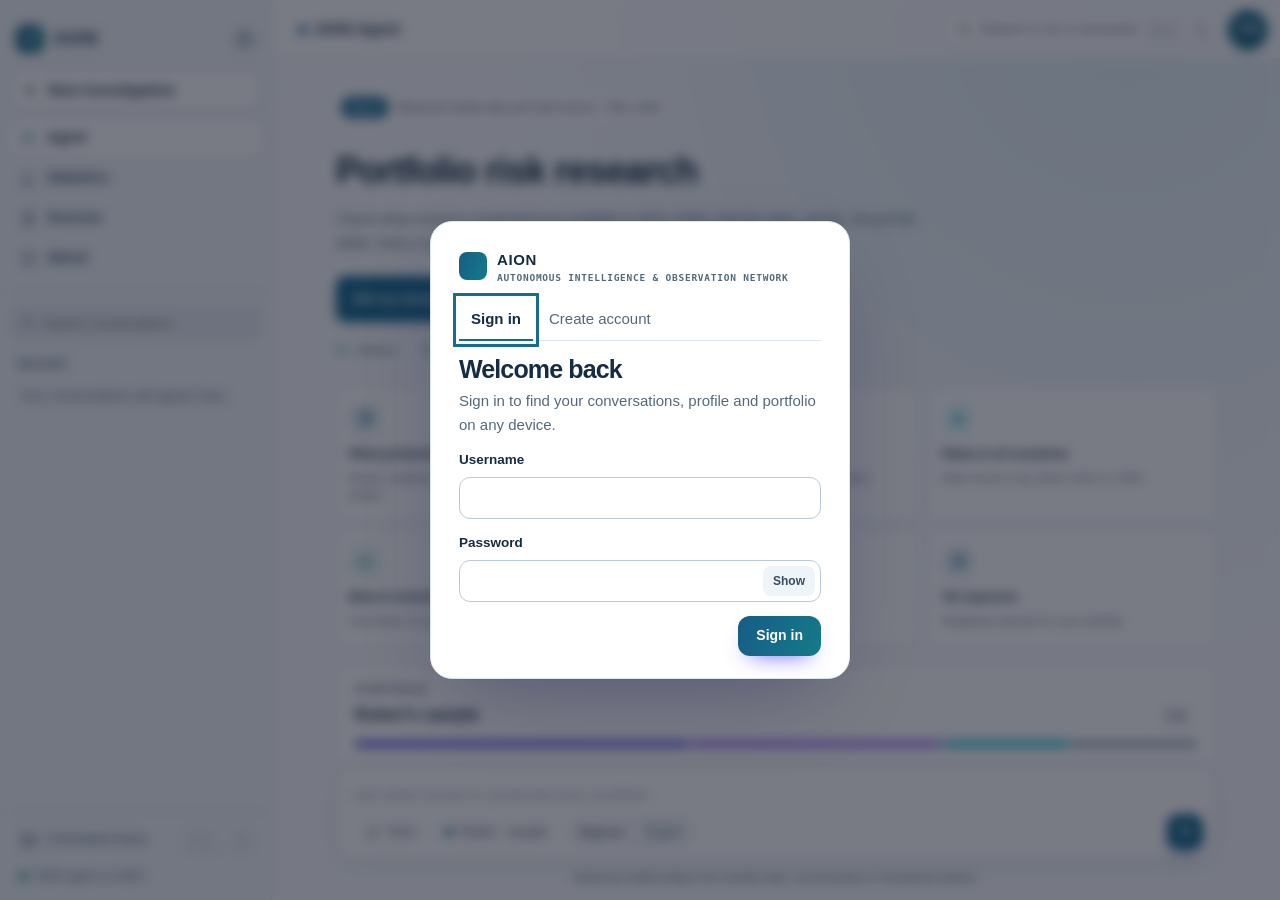
<file: frontend/index.html>
<!DOCTYPE html>
<html lang="en">
<head>
  <meta charset="utf-8">
  <meta name="viewport" content="width=device-width, initial-scale=1">
  <meta name="color-scheme" content="light">
  <meta name="theme-color" content="#f4f8fb">
  <meta name="description" content="AION — Autonomous Intelligence & Observation Network: an agent that checks what moved or protected your portfolio: rates, stocks, oil and the dollar.">
  <title>AION</title>
  <link rel="icon" type="image/svg+xml" href="./aion-mark.svg">
  <link rel="stylesheet" href="./chat.css">
  <link rel="stylesheet" href="./investigation-progress.css">
  <link rel="stylesheet" href="./answer-data.css">
  <link rel="stylesheet" href="./aion-light.css">
  <link rel="stylesheet" href="./library.css">
  <link rel="stylesheet" href="./views.css">
  <script type="module" src="./chat.js"></script>
</head>
<body data-surface="chat">
  <a class="skip-link" href="#composer-input">Skip to message box</a>
  <div class="aurora" aria-hidden="true"><i></i><i></i><i></i></div>
  <div class="app" id="app" data-sidebar="open">
    <aside class="sidebar" id="sidebar" aria-label="Conversations">
      <div class="sb-top">
        <span class="brand" title="Autonomous Intelligence &amp; Observation Network"><span class="logo" aria-hidden="true"><svg viewBox="0 0 24 24"><circle cx="12" cy="12" r="6.8"/><circle cx="17" cy="7.4" r="1.9"/></svg></span>AION</span>
        <button type="button" class="icon-btn" id="sb-close" aria-label="Close sidebar" title="Close sidebar">
          <svg viewBox="0 0 20 20" aria-hidden="true"><rect x="2.5" y="3.5" width="15" height="13" rx="2.5"/><path d="M7.5 3.5v13"/></svg>
        </button>
      </div>
      <button type="button" class="sb-new" id="new-chat">
        <svg viewBox="0 0 20 20" aria-hidden="true"><path d="M10 4v12M4 10h12"/></svg><span>New investigation</span><kbd data-kbd="mod+shift+O"></kbd>
      </button>
      <nav class="app-nav" aria-label="Sections">
        <button type="button" data-go="agent"><svg viewBox="0 0 20 20" aria-hidden="true"><path d="M4 5.5A1.5 1.5 0 0 1 5.5 4h9A1.5 1.5 0 0 1 16 5.5v6a1.5 1.5 0 0 1-1.5 1.5H9l-3.5 3v-3A1.5 1.5 0 0 1 4 11.5z"/></svg>Agent</button>
        <button type="button" data-go="statistics"><svg viewBox="0 0 20 20" aria-hidden="true"><path d="M4 16V9M8.5 16V4M13 16v-5M17 16H3"/></svg>Statistics</button>
        <button type="button" data-go="sources"><svg viewBox="0 0 20 20" aria-hidden="true"><path d="M5.5 2.5h6l3 3v12h-9z"/><path d="M11.5 2.5v3h3M8 10h4.5M8 13h4.5"/></svg>Sources</button>
        <button type="button" data-go="about"><svg viewBox="0 0 20 20" aria-hidden="true"><circle cx="10" cy="10" r="7"/><path d="M10 9v5M10 6.5v.01"/></svg>About</button>
      </nav>
      <label class="sb-search">
        <svg viewBox="0 0 20 20" aria-hidden="true"><circle cx="9" cy="9" r="5.5"/><path d="M13.2 13.2L17 17"/></svg>
        <span class="sr-only">Search conversations</span>
        <input id="chat-search" type="search" placeholder="Search conversations" autocomplete="off" spellcheck="false">
      </label>
      <p class="sb-label" id="chat-list-label">Recent</p>
      <nav class="chat-list" id="chat-list" aria-labelledby="chat-list-label"></nav>
      <div class="sb-foot">
        <button type="button" class="sb-cmd" id="palette-sb"><svg viewBox="0 0 20 20" aria-hidden="true"><rect x="3" y="4" width="14" height="12" rx="2.5"/><path d="M6.5 8.5l2 1.5-2 1.5M10.5 12h3"/></svg>Command menu<kbd data-kbd="mod+K"></kbd></button>
        <p id="agent-status" class="agent-status"></p>
        <p id="sync-status" class="sync-status" role="status" hidden></p>
      </div>
    </aside>
    <div class="scrim" id="scrim" hidden></div>

    <div class="main">
      <header class="topbar">
        <button type="button" class="icon-btn" id="sb-open" aria-label="Open sidebar" title="Open sidebar" aria-controls="sidebar" aria-expanded="true">
          <svg viewBox="0 0 20 20" aria-hidden="true"><rect x="2.5" y="3.5" width="15" height="13" rx="2.5"/><path d="M7.5 3.5v13"/></svg>
        </button>
        <button type="button" class="icon-btn" id="new-chat-top" aria-label="New chat" title="New chat">
          <svg viewBox="0 0 20 20" aria-hidden="true"><path d="M11.5 4.5H5a1.5 1.5 0 0 0-1.5 1.5v9A1.5 1.5 0 0 0 5 16.5h9a1.5 1.5 0 0 0 1.5-1.5V8.5"/><path d="M14.5 3.5l2 2-6 6H8.5v-2z"/></svg>
        </button>
        <div class="mode">
          <span class="mode-btn mode-static"><span class="mode-dot" aria-hidden="true"></span><span id="view-title">AION Agent</span></span>
        </div>
        <div class="topbar-spacer"></div>
        <button type="button" class="icon-btn" id="export-chat" aria-label="Export conversation as Markdown" title="Export conversation" hidden>
          <svg viewBox="0 0 20 20" aria-hidden="true"><path d="M10 3.5v9M6.5 9l3.5 3.5L13.5 9"/><path d="M4 13.5v1.5A1.5 1.5 0 0 0 5.5 16.5h9A1.5 1.5 0 0 0 16 15v-1.5"/></svg>
        </button>
        <button type="button" class="cmd-btn" id="palette-btn" aria-label="Open command menu">
          <svg viewBox="0 0 20 20" aria-hidden="true"><circle cx="9" cy="9" r="5.5"/><path d="M13.2 13.2L17 17"/></svg><span>Search or run a command</span><kbd data-kbd="mod+K"></kbd>
        </button>
        <div class="profile">
          <button type="button" class="avatar" id="profile-btn" aria-haspopup="menu" aria-expanded="false" aria-controls="profile-menu" aria-label="Profile">?</button>
          <div class="menu profile-menu" id="profile-menu" role="menu" hidden>
            <div class="pm-head"><b id="pm-name"></b><span id="pm-portfolio"></span><span class="pm-account" id="pm-account" hidden></span></div>
            <button type="button" role="menuitem" data-go="portfolio">My portfolio &amp; saved</button>
            <button type="button" role="menuitem" data-open="profile">Edit profile</button>
            <hr>
            <button type="button" role="menuitem" id="change-password" hidden>Change password</button>
            <button type="button" role="menuitem" id="sign-out">Reset local workspace</button>
            <button type="button" role="menuitem" id="delete-account" class="danger" hidden>Delete account</button>
          </div>
        </div>
      </header>

      <div class="views">
      <section class="view view-agent" data-view="agent" aria-label="Agent">
      <main class="thread" id="thread" aria-live="polite" tabindex="-1"></main>

      <form class="composer" id="composer" autocomplete="off">
        <div class="composer-box">
          <label class="sr-only" for="composer-input">Message AION</label>
          <textarea id="composer-input" rows="1" maxlength="900" placeholder="Ask what moved or protected your portfolio…" required></textarea>
          <div class="composer-bar">
            <div class="tools">
              <button type="button" class="pill" id="tools-btn" aria-haspopup="dialog" aria-expanded="false" aria-controls="tools-menu">
                <svg viewBox="0 0 20 20" aria-hidden="true"><path d="M4 6h8M15 6h1M4 14h2M9 14h7"/><circle cx="13.5" cy="6" r="1.8"/><circle cx="7.5" cy="14" r="1.8"/></svg>Tools
              </button>
              <div class="menu tools-menu" id="tools-menu" role="dialog" aria-label="Tools" hidden></div>
            </div>
            <button type="button" class="pill" id="portfolio-chip" title="Change portfolio"></button>
            <div class="seg-mini" role="radiogroup" aria-label="Explanation level">
              <button type="button" role="radio" data-level="beginner" aria-checked="true">Beginner</button>
              <button type="button" role="radio" data-level="expert" aria-checked="false">Expert</button>
            </div>
            <span class="bar-spacer"></span>
            <button type="submit" class="send" id="send" aria-label="Send" title="Send">
              <svg viewBox="0 0 20 20" aria-hidden="true"><path d="M10 16V4M5 9l5-5 5 5"/></svg>
            </button>
            <button type="button" class="send stop" id="stop" aria-label="Stop" title="Stop" hidden>
              <svg viewBox="0 0 20 20" aria-hidden="true"><rect x="6" y="6" width="8" height="8" rx="1.5"/></svg>
            </button>
          </div>
        </div>
        <p class="composer-note">Historical relationships from weekly data, not forecasts or investment advice.</p>
      </form>
      </section>

      <section class="view view-page" data-view="statistics" aria-labelledby="stats-title" hidden>
        <div class="page" id="stats-view"></div>
      </section>

      <section class="view view-page" data-view="sources" aria-labelledby="rl-title" hidden>
        <div class="page page-wide">
    <section id="research-library" class="research-library" aria-labelledby="rl-title" aria-busy="true">
      <div class="rl-shell">
        <header class="rl-header"><div><span class="ed-eyebrow">AION / Research Library</span><h2 id="rl-title" tabindex="-1">Source library</h2>
          <p>Reports, holdings, fuel prices and economic data, with acquisition and verification status.</p><p id="rl-summary">52 registered sources · loading availability…</p></div>
          <button type="button" class="ghost-button" id="rl-toggle" aria-expanded="false" aria-controls="rl-workspace">Open / close library</button></header>
        <p id="rl-status" class="rl-status" role="status"></p><button type="button" id="rl-retry" hidden>Retry catalog</button>
        <div id="rl-workspace" hidden>
          <div class="rl-controls"><div class="rl-filters">
            <label>Find a source<input id="rl-query" type="search" placeholder="Company, ticker, source title…"></label>
            <label>Source group<select id="rl-group"><option value="">All source groups</option></select></label>
            <label>Research availability<select id="rl-status-filter"><option value="">All availability</option><option value="usable">Usable for intended research</option><option value="context_only">Context only</option><option value="needs_attention">Needs attention</option></select></label>
            <label>File format<select id="rl-format"><option value="">All file formats</option></select></label>
            <button type="button" id="rl-clear">Clear filters</button>
          </div><form id="rl-search-form" class="rl-text-search"><label>Search inside the filtered documents · exact phrase<input id="rl-text-query" type="search" required minlength="2" maxlength="200" placeholder="Try diesel, oil and gas, fuel surcharge…"></label><button type="submit" class="primary-button">Search source text</button><button type="button" class="ghost-button" id="rl-stop-search" hidden>Stop</button></form>
            <p id="rl-search-progress" role="status"></p><div id="rl-search-results" aria-live="polite"></div>
          </div>
          <div class="rl-workbench"><aside class="rl-sidebar" aria-label="Official research register"><p id="rl-count" class="rl-count" role="status"></p><div id="rl-list"></div></aside><article id="rl-detail" class="rl-detail" tabindex="-1" aria-label="Selected source and local content"></article></div>
        </div>
      </div>
        </div>
      </section>

      <section class="view view-page" data-view="about" aria-labelledby="about-title" hidden>
        <div class="page about">
          <header class="page-head">
            <p class="eyebrow-text">About AION</p>
            <h1 id="about-title">See what really moved your portfolio, and what protected it</h1>
            <p class="lede">AION — the Autonomous Intelligence &amp; Observation Network — is a research agent. Ask about your portfolio in plain words: it measures how interest rates, stocks and oil moved your holdings over 2021–2026, reads company and central-bank sources, and answers with a verdict you can check step by step.</p>
            <div class="page-actions"><button type="button" class="btn primary" data-go="agent">Ask the agent</button><button type="button" class="btn ghost" data-go="sources">Browse the sources</button></div>
          </header>

          <section class="about-why" aria-label="Why it is useful">
            <article><span class="why-k">01</span><h2>Test what you believe</h2><p>“My bonds protect me.” “Gold is a hedge.” Say it, and AION runs the matching test on your holdings, then answers with a verdict: REAL, MYTH, WORKING, BROKEN, MINOR…</p></article>
            <article><span class="why-k">02</span><h2>Three risks, one picture</h2><p>Interest rates, stocks and oil are measured separately, so you see which one actually drove your weekly moves instead of guessing.</p></article>
            <article><span class="why-k">03</span><h2>Numbers you can trace</h2><p>Every figure is tagged <span class="ip-tag" data-kind="measured">measured</span> or <span class="ip-tag" data-kind="source">source</span>, and “How AION reasoned” lists each tool the agent called and what it found.</p></article>
            <article><span class="why-k">04</span><h2>Honest by design</h2><p>No buy or sell advice, no forecasts. A guardrail checks every answer, and history is described as history: 2021–2026, past behaviour, not a prediction.</p></article>
          </section>

          <section class="about-shock" aria-labelledby="shock-title">
            <div class="shock-copy">
              <p class="eyebrow-text">What a shock looks like</p>
              <h2 id="shock-title">A shock you could feel at the pump</h2>
              <p>Canadian gasoline peaked at <b data-fuel-peak>207.2¢</b> a litre in <b data-fuel-peak-month>Jun 2022</b>. Shocks like this hit oil, interest rates and stock markets at the same time.</p>
              <p>AION measures how each of those moved <em>your</em> holdings, then checks whether your shields (bonds, gold, the US dollar) actually cushioned the worst weeks. Latest reading: <b data-fuel-latest>184.3¢</b>.</p>
              <p class="fine">Statistics Canada table 18-10-0001-01: monthly regular gasoline, self-serve, cents per litre including taxes. Shown as an example of a shock, not an input to the agent.</p>
            </div>
            <div class="fuel-stage"><div id="fuel-card"></div></div>
          </section>

          <section class="about-how" aria-labelledby="how-title">
            <p class="eyebrow-text">How the agent works</p>
            <h2 id="how-title">From your question to a verdict</h2>
            <ol class="how-steps">
              <li style="--i:0"><b>You ask</b><span>Your question and portfolio go to the AION API and wait in a queue.</span><small>API Gateway · SQS</small></li>
              <li style="--i:1"><b>The agent plans</b><span>It decides which tests answer your question.</span><small>Bedrock AgentCore</small></li>
              <li style="--i:2"><b>It measures</b><span>Betas, scenarios, risk shares and shield tests from 261 weeks of data.</span><small>Athena</small></li>
              <li style="--i:3"><b>It reads sources</b><span>Annual reports and central-bank research explain why.</span><small>Knowledge base</small></li>
              <li style="--i:4"><b>It checks itself</b><span>A guardrail blocks advice and predictions.</span><small>Bedrock guardrail</small></li>
              <li style="--i:5"><b>You get a verdict</b><span>With every step, figure and source shown.</span><small>How AION reasoned</small></li>
            </ol>
          </section>

          <section class="quotes" aria-labelledby="quotes-title">
            <div class="quotes-head">
              <p class="eyebrow-text">Company disclosures</p>
              <h2 id="quotes-title">What companies say about their exposure</h2>
              <p>Excerpts from annual reports, with their original page. Select one to open the report in Sources. A company describing its exposure does not tell you which way its shares moved: that is what the agent measures.</p>
            </div>
            <div class="quotes-stage" id="quotes-stage" aria-label="Passages from company annual reports"></div>
          </section>

          <section class="about-limits" aria-labelledby="limits-title">
            <h2 id="limits-title">Good to know</h2>
            <ul>
              <li>Results describe 2021–2026 weekly history. They are not forecasts and not investment advice.</li>
              <li>Three sample portfolios are built in; you can also enter your own holdings from the 14 supported tickers.</li>
              <li>Every source the agent cites can be opened in Sources, with its acquisition and verification status.</li>
            </ul>
          </section>
        </div>
      </section>

      <section class="view view-page" data-view="portfolio" aria-labelledby="pf-title" hidden>
        <div class="page" id="portfolio-view"></div>
      </section>
      </div>
    </div>
  </div>

  <dialog class="sheet" id="signup" aria-labelledby="signup-title"></dialog>
  <dialog class="sheet" id="settings" aria-labelledby="settings-title"></dialog>
  <dialog class="sheet" id="login" aria-labelledby="login-title"></dialog>
  <dialog class="sheet" id="password-dialog" aria-labelledby="password-title"></dialog>
  <dialog class="palette" id="palette" aria-label="Command menu">
    <div class="pal-search">
      <svg viewBox="0 0 20 20" aria-hidden="true"><circle cx="9" cy="9" r="5.5"/><path d="M13.2 13.2L17 17"/></svg>
      <input id="palette-input" type="text" placeholder="Type a command or search conversations…" autocomplete="off" spellcheck="false" role="combobox" aria-expanded="true" aria-controls="palette-list" aria-autocomplete="list">
      <kbd>esc</kbd>
    </div>
    <ul class="pal-list" id="palette-list" role="listbox" aria-label="Results"></ul>
    <p class="pal-foot"><span><kbd>↑</kbd><kbd>↓</kbd> move</span><span><kbd>↵</kbd> run</span><span><kbd>esc</kbd> close</span></p>
  </dialog>
  <div class="toast" id="toast" role="status" aria-live="polite" hidden></div>
</body>
</html>
</file>
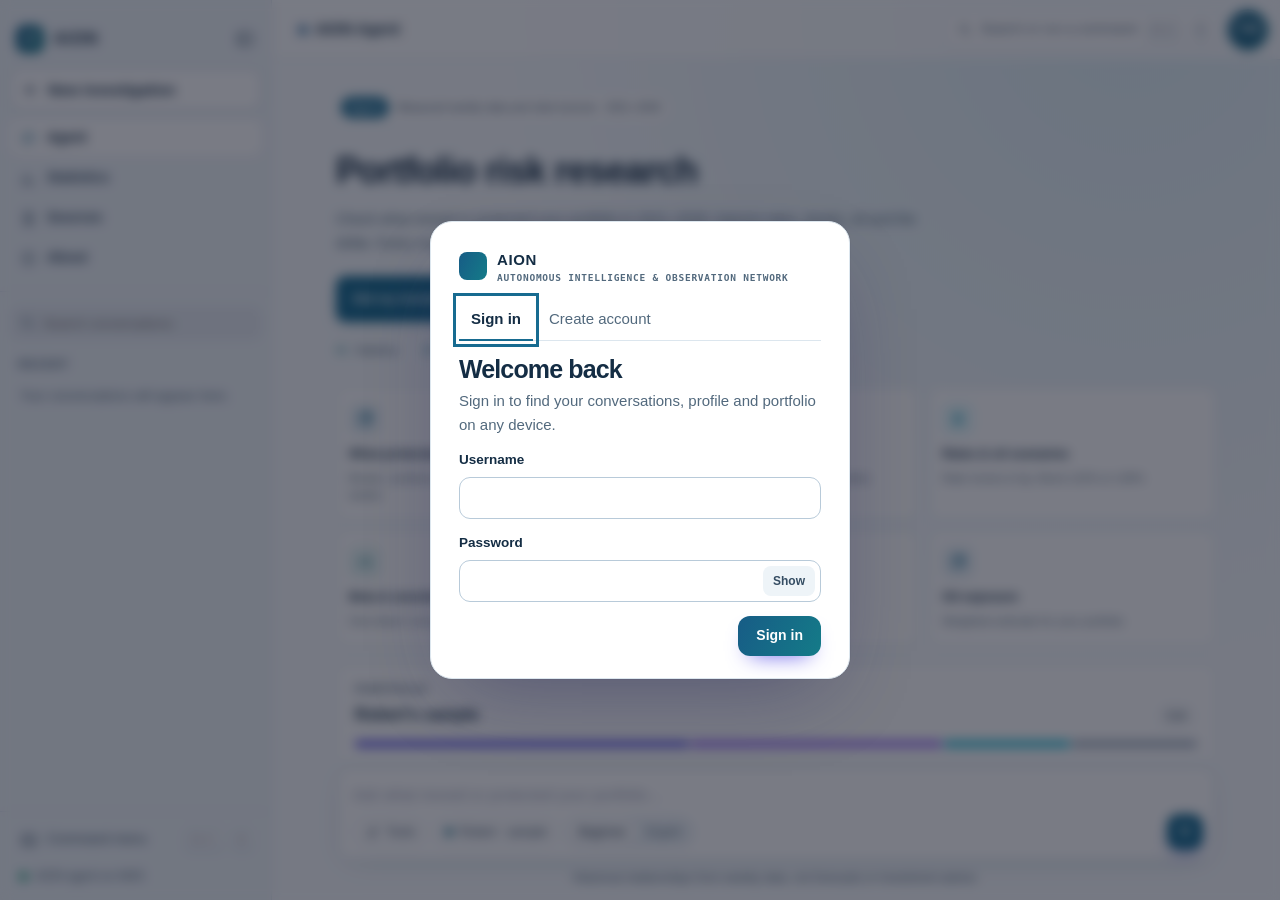
<file: frontend/explorer.html>
<!DOCTYPE html>
<html lang="en">
<head>
  <meta charset="utf-8">
  <meta name="viewport" content="width=device-width, initial-scale=1">
  <title>AION</title>
  <!-- The explorer was merged into the single app (index.html). Old links keep working. -->
  <script>
    const panel = new URLSearchParams(location.search).get('panel');
    const view = { statistics: 'statistics', sources: 'sources', evidence: 'sources', portfolio: 'portfolio', overview: 'about' }[panel];
    location.replace('./index.html' + (view ? '?view=' + view : ''));
  </script>
  <meta http-equiv="refresh" content="0; url=./index.html">
</head>
<body><p><a href="./index.html">Open AION</a></p></body>
</html>
</file>
<file: frontend/chat.css>
/* Cascade chat. Cool light surfaces, deep ink, one prism gradient (indigo → violet → cyan). */
:root {
  color-scheme: light;
  --bg: #f5f6fb;
  --side: #f0f2f8;
  --glass: rgb(255 255 255 / .72);
  --card: #ffffff;
  --line: #e5e8f1;
  --line-2: #d3d8e6;
  --text: #0b1020;
  --text-2: #394158;
  --muted: #6b7288;
  --accent: #4f46e5;
  --accent-2: #8b5cf6;
  --accent-3: #06b6d4;
  --accent-ink: #3730a3;
  --accent-wash: #eef0ff;
  --grad: linear-gradient(120deg, #4f46e5 0%, #8b5cf6 52%, #06b6d4 100%);
  --danger: #dc2626;
  --ok: #059669;
  --sans: "Geist", ui-sans-serif, -apple-system, BlinkMacSystemFont, "Segoe UI", Roboto, "Helvetica Neue", Arial, sans-serif;
  --mono: "Geist Mono", ui-monospace, "SF Mono", Menlo, Consolas, monospace;
  --shadow-1: 0 1px 2px rgb(16 24 64 / .05), 0 1px 1px rgb(16 24 64 / .03);
  --shadow-2: 0 1px 2px rgb(16 24 64 / .06), 0 18px 40px -22px rgb(40 40 120 / .35);
  --shadow-3: 0 30px 80px -30px rgb(30 30 90 / .45), 0 0 0 1px rgb(16 24 64 / .04);
  --sb-w: 272px;
  --ease: cubic-bezier(.2, .7, .2, 1);
}
* { box-sizing: border-box; }
html, body { height: 100%; }
body { margin: 0; background: var(--bg); color: var(--text); font: 15px/1.55 var(--sans); -webkit-font-smoothing: antialiased; }
h1, h2, p, figure, blockquote { margin: 0; }
button, input, select, textarea { font: inherit; color: inherit; }
button { cursor: pointer; }
button:disabled { cursor: not-allowed; opacity: .45; }
:focus-visible { outline: 2px solid var(--accent); outline-offset: 2px; }
[hidden] { display: none !important; }
.sr-only { position: absolute; width: 1px; height: 1px; overflow: hidden; clip: rect(0 0 0 0); white-space: nowrap; }
.skip-link { position: absolute; left: 12px; top: -50px; z-index: 60; background: var(--text); color: #fff; padding: 8px 12px; border-radius: 8px; }
.skip-link:focus { top: 10px; }
svg { width: 18px; height: 18px; fill: none; stroke: currentColor; stroke-width: 1.6; stroke-linecap: round; stroke-linejoin: round; flex: none; }
kbd { display: inline-grid; place-items: center; min-width: 20px; height: 20px; padding: 0 5px; border: 1px solid var(--line-2); border-bottom-width: 2px; border-radius: 6px; background: var(--card); font: 500 11px var(--mono); color: var(--muted); }
kbd:empty { display: none; }
::selection { background: #c7d2fe; }

/* ---------- ambient aurora ---------- */
.aurora { position: fixed; inset: 0; z-index: 0; overflow: hidden; pointer-events: none; transition: opacity .6s; }
.aurora i { position: absolute; border-radius: 50%; filter: blur(70px); opacity: .55; animation: drift 26s ease-in-out infinite alternate; }
.aurora i:nth-child(1) { width: 46vw; height: 46vw; left: 18vw; top: -24vw; background: radial-gradient(circle, #a5b4fc, transparent 65%); }
.aurora i:nth-child(2) { width: 40vw; height: 40vw; right: -12vw; top: 8vh; background: radial-gradient(circle, #c4b5fd, transparent 65%); animation-duration: 32s; animation-delay: -8s; }
.aurora i:nth-child(3) { width: 38vw; height: 38vw; left: 34vw; bottom: -26vw; background: radial-gradient(circle, #a5f3fc, transparent 65%); animation-duration: 38s; animation-delay: -14s; }
@keyframes drift { 0% { transform: translate3d(0, 0, 0) scale(1); } 100% { transform: translate3d(4vw, 3vh, 0) scale(1.12); } }
body:has(.app:not(.is-empty)) .aurora { opacity: .5; }

/* ---------- layout ---------- */
.app { position: relative; z-index: 1; display: grid; grid-template-columns: var(--sb-w) minmax(0, 1fr); height: 100dvh; transition: grid-template-columns .26s var(--ease); }
.app[data-sidebar=closed] { grid-template-columns: 0 minmax(0, 1fr); }
.sidebar { background: var(--glass); backdrop-filter: blur(18px) saturate(1.4); -webkit-backdrop-filter: blur(18px) saturate(1.4); border-right: 1px solid var(--line); display: flex; flex-direction: column; min-width: 0; overflow: hidden; }
.app[data-sidebar=closed] .sidebar { border-right: 0; }
.sidebar > * { width: var(--sb-w); }
.main { display: grid; grid-template-rows: auto minmax(0, 1fr) auto; min-width: 0; height: 100dvh; }

/* ---------- sidebar ---------- */
.sb-top { display: flex; align-items: center; justify-content: space-between; padding: 12px 10px 8px 16px; }
.brand { display: inline-flex; align-items: center; gap: 10px; font-weight: 650; font-size: 17px; letter-spacing: -.02em; }
.logo { display: grid; place-items: center; width: 28px; height: 28px; border-radius: 8px; background: var(--grad); box-shadow: 0 6px 16px -6px #4f46e599, inset 0 1px 0 #ffffff40; flex: none; }
.logo svg { width: 18px; height: 18px; stroke: #fff; stroke-width: 2.2; }
.icon-btn { display: inline-grid; place-items: center; width: 34px; height: 34px; border: 0; border-radius: 9px; background: transparent; color: var(--text-2); transition: background .15s, color .15s; }
.icon-btn:hover { background: rgb(16 24 64 / .06); color: var(--text); }
.sb-new { display: flex; align-items: center; gap: 9px; margin: 4px 10px 8px; width: calc(var(--sb-w) - 20px); padding: 9px 10px; border: 1px solid var(--line); border-radius: 11px; background: var(--card); font-weight: 550; text-align: left; box-shadow: var(--shadow-1); transition: border-color .15s, box-shadow .15s; }
.sb-new span { flex: 1; }
.sb-new kbd { opacity: 0; transition: opacity .15s; }
.sb-new:hover kbd, .sb-new:focus-visible kbd { opacity: 1; }
.sb-new:hover { border-color: #c7cdf5; box-shadow: 0 0 0 3px #4f46e512; }
.sb-search { position: relative; display: block; margin: 0 10px 6px; width: calc(var(--sb-w) - 20px); }
.sb-search svg { position: absolute; left: 10px; top: 50%; transform: translateY(-50%); width: 15px; height: 15px; color: var(--muted); }
.sb-search input { width: 100%; height: 34px; padding: 0 10px 0 32px; border: 1px solid transparent; border-radius: 9px; background: rgb(16 24 64 / .045); font-size: 13.5px; outline: none; transition: background .15s, border-color .15s; }
.sb-search input:focus { background: var(--card); border-color: #c7cdf5; box-shadow: 0 0 0 3px #4f46e514; }
.sb-label { margin: 10px 0 4px; padding: 0 18px; font-size: 11.5px; font-weight: 550; letter-spacing: .05em; text-transform: uppercase; color: var(--muted); }
.chat-list { flex: 1; overflow-y: auto; padding: 0 10px 10px; }
.chat-item { position: relative; display: flex; align-items: center; border-radius: 9px; transition: background .12s; }
.chat-item:hover { background: rgb(16 24 64 / .05); }
.chat-item.active { background: var(--card); box-shadow: var(--shadow-1); }
.chat-item.active::before { content: ''; position: absolute; left: 0; top: 9px; bottom: 9px; width: 3px; border-radius: 3px; background: var(--grad); }
.chat-link { flex: 1; min-width: 0; padding: 8px 34px 8px 12px; border: 0; background: transparent; text-align: left; font-size: 14px; color: var(--text-2); }
.chat-link .t { display: block; white-space: nowrap; overflow: hidden; text-overflow: ellipsis; }
.chat-link .m { display: block; font-size: 12px; color: var(--muted); white-space: nowrap; overflow: hidden; text-overflow: ellipsis; }
.chat-item.active .chat-link { color: var(--text); font-weight: 550; }
.chat-del { position: absolute; right: 4px; width: 26px; height: 26px; display: grid; place-items: center; border: 0; border-radius: 7px; background: transparent; color: var(--muted); opacity: 0; }
.chat-del svg { width: 14px; height: 14px; }
.chat-item:hover .chat-del, .chat-del:focus-visible { opacity: 1; }
.chat-del:hover { color: var(--danger); background: #dc26260f; }
.sb-empty { padding: 8px 10px; font-size: 13px; color: var(--muted); }
.sb-foot { display: grid; gap: 10px; padding: 10px 12px 14px; border-top: 1px solid var(--line); }
.sb-cmd { display: flex; align-items: center; gap: 9px; padding: 7px 8px; border: 0; border-radius: 9px; background: transparent; font-size: 13.5px; color: var(--text-2); text-align: left; }
.sb-cmd kbd:first-of-type { margin-left: auto; }
.sb-cmd:hover { background: rgb(16 24 64 / .05); }
.agent-status { display: flex; align-items: center; gap: 8px; padding: 0 8px; font-size: 12px; color: var(--muted); }
.dot { width: 7px; height: 7px; border-radius: 50%; background: var(--line-2); }
.dot.on { background: var(--ok); box-shadow: 0 0 0 3px #05966922; }
.scrim { display: none; }

/* ---------- top bar ---------- */
.topbar { display: flex; align-items: center; gap: 6px; height: 60px; padding: 0 14px; }
.app[data-sidebar=open] #sb-open, .app[data-sidebar=open] #new-chat-top { display: none; }
.topbar-spacer { flex: 1; }
.mode { position: relative; }
.mode-btn { display: inline-flex; align-items: center; gap: 8px; height: 36px; padding: 0 12px; border: 1px solid transparent; border-radius: 10px; background: transparent; font-weight: 600; font-size: 15.5px; letter-spacing: -.01em; transition: background .15s, border-color .15s; }
.mode-btn:hover, .mode-btn[aria-expanded=true] { background: var(--glass); border-color: var(--line); }
.mode-btn svg { width: 11px; height: 8px; color: var(--muted); }
.mode-dot { width: 8px; height: 8px; border-radius: 50%; background: var(--line-2); }
.app[data-mode=agent] .mode-dot { background: var(--grad); box-shadow: 0 0 0 3px #8b5cf62a; }
.cmd-btn { display: inline-flex; align-items: center; gap: 8px; height: 36px; padding: 0 8px 0 11px; border: 1px solid var(--line); border-radius: 10px; background: var(--glass); backdrop-filter: blur(10px); color: var(--muted); font-size: 13.5px; box-shadow: var(--shadow-1); transition: border-color .15s, color .15s; }
.cmd-btn svg { width: 15px; height: 15px; }
.cmd-btn:hover { border-color: #c7cdf5; color: var(--text-2); }
.menu { position: absolute; top: calc(100% + 8px); z-index: 30; min-width: 250px; padding: 6px; background: var(--card); border: 1px solid var(--line); border-radius: 14px; box-shadow: var(--shadow-3); animation: pop .16s var(--ease); }
@keyframes pop { from { opacity: 0; transform: translateY(-4px) scale(.98); } }
.menu > button { display: grid; gap: 1px; width: 100%; padding: 9px 10px; border: 0; border-radius: 9px; background: transparent; text-align: left; font-size: 14px; }
.menu > button:hover:not(:disabled) { background: var(--side); }
.menu > button span { font-size: 12.5px; color: var(--muted); }
.mode-menu { left: 0; }
.mode-menu button[aria-checked=true] { background: var(--accent-wash); }
.mode-menu button[aria-checked=true] b { color: var(--accent-ink); }
.menu hr { border: 0; border-top: 1px solid var(--line); margin: 6px 4px; }
.profile { position: relative; margin-left: 4px; }
.avatar { position: relative; width: 36px; height: 36px; border-radius: 50%; border: 0; background: var(--text); color: #fff; font-size: 13px; font-weight: 600; letter-spacing: .02em; }
.avatar::after { content: ''; position: absolute; inset: -3px; border-radius: 50%; padding: 2px; background: var(--grad); -webkit-mask: linear-gradient(#000 0 0) content-box, linear-gradient(#000 0 0); -webkit-mask-composite: xor; mask-composite: exclude; }
.profile-menu { right: 0; }
.pm-head { display: grid; gap: 1px; padding: 8px 10px 10px; border-bottom: 1px solid var(--line); margin-bottom: 6px; }
.pm-head b { font-weight: 600; }
.pm-head span { font-size: 12.5px; color: var(--muted); }

/* ---------- thread ---------- */
.thread { overflow-y: auto; outline: none; scroll-behavior: smooth; }
.messages, .empty { width: min(780px, 100% - 32px); margin: 0 auto; }
.messages { display: flex; flex-direction: column; gap: 28px; padding: 20px 0 36px; }

/* empty state */
.empty { min-height: 100%; display: flex; flex-direction: column; align-items: center; justify-content: center; text-align: center; padding: 28px 0 6vh; }
.eyebrow { display: inline-flex; align-items: center; gap: 8px; padding: 5px 12px 5px 6px; border: 1px solid var(--line); border-radius: 999px; background: var(--glass); backdrop-filter: blur(10px); font-size: 12.5px; color: var(--text-2); box-shadow: var(--shadow-1); animation: rise .5s var(--ease) both; }
.eyebrow b { padding: 2px 8px; border-radius: 999px; background: var(--grad); color: #fff; font-size: 11px; font-weight: 600; letter-spacing: .02em; }
.empty h1 { margin-top: 18px; font-weight: 650; font-size: clamp(32px, 5vw, 50px); line-height: 1.04; letter-spacing: -.045em; animation: rise .55s .05s var(--ease) both; }
.empty h1 .g { background: var(--grad); background-size: 200% 100%; -webkit-background-clip: text; background-clip: text; color: transparent; animation: sheen 8s ease-in-out infinite alternate; }
@keyframes sheen { to { background-position: 100% 0; } }
.empty .lede { margin-top: 12px; max-width: 520px; color: var(--muted); font-size: 15.5px; animation: rise .55s .1s var(--ease) both; }
@keyframes rise { from { opacity: 0; transform: translateY(8px); } }

.snapshot { display: grid; grid-template-columns: minmax(0, 1.25fr) minmax(0, 1fr) minmax(0, 1fr); width: 100%; margin-top: 28px; border: 1px solid var(--line); border-radius: 18px; background: var(--glass); backdrop-filter: blur(14px) saturate(1.3); box-shadow: var(--shadow-2); text-align: left; overflow: hidden; animation: rise .6s .16s var(--ease) both; }
.snap-cell { padding: 16px 18px; min-width: 0; }
.snap-cell + .snap-cell { border-left: 1px solid var(--line); }
.snap-k { font-size: 11.5px; font-weight: 550; letter-spacing: .05em; text-transform: uppercase; color: var(--muted); }
.snap-v { margin-top: 4px; font-size: 24px; font-weight: 650; letter-spacing: -.03em; font-variant-numeric: tabular-nums; }
.snap-v.neg { color: var(--danger); } .snap-v.pos { color: var(--ok); }
.snap-s { margin-top: 2px; font-size: 12.5px; color: var(--muted); }
.snap-name { display: flex; align-items: center; gap: 8px; margin-top: 4px; font-weight: 600; font-size: 16px; }
.snap-name span { min-width: 0; overflow: hidden; text-overflow: ellipsis; white-space: nowrap; }
.snap-name button { margin-left: auto; padding: 3px 9px; border: 1px solid var(--line); border-radius: 999px; background: var(--card); font-size: 12px; font-weight: 500; color: var(--text-2); flex: none; }
.snap-name button:hover { border-color: #c7cdf5; color: var(--accent-ink); }
.bars { display: flex; height: 6px; margin-top: 12px; border-radius: 6px; overflow: hidden; gap: 2px; }
.bars i { display: block; height: 100%; border-radius: 2px; }
.legend { display: flex; flex-wrap: wrap; gap: 4px 12px; margin-top: 8px; font-size: 12px; color: var(--muted); }
.legend span::before { content: ''; display: inline-block; width: 7px; height: 7px; border-radius: 2px; margin-right: 5px; background: var(--c); vertical-align: 1px; }
.snapshot-note { grid-column: 1 / -1; padding: 9px 18px; border-top: 1px solid var(--line); font-size: 11.5px; color: var(--muted); background: rgb(255 255 255 / .45); }

.cards { display: grid; grid-template-columns: repeat(4, minmax(0, 1fr)); gap: 10px; width: 100%; margin-top: 12px; }
.card { position: relative; display: grid; align-content: start; gap: 6px; padding: 14px; border: 1px solid var(--line); border-radius: 16px; background: var(--card); text-align: left; box-shadow: var(--shadow-1); transition: transform .2s var(--ease), box-shadow .2s, border-color .2s; animation: rise .55s var(--ease) both; animation-delay: calc(.22s + var(--i) * .05s); }
.card::before { content: ''; position: absolute; inset: -1px; border-radius: inherit; padding: 1.5px; background: var(--grad); -webkit-mask: linear-gradient(#000 0 0) content-box, linear-gradient(#000 0 0); -webkit-mask-composite: xor; mask-composite: exclude; opacity: 0; transition: opacity .2s; pointer-events: none; }
.card:hover { transform: translateY(-2px); box-shadow: var(--shadow-2); }
.card:hover::before { opacity: 1; }
.card-ico { display: grid; place-items: center; width: 32px; height: 32px; border-radius: 10px; background: var(--accent-wash); color: var(--accent); }
.card:nth-child(2) .card-ico { background: #f3edff; color: #7c3aed; }
.card:nth-child(3) .card-ico { background: #e6fafd; color: #0891b2; }
.card:nth-child(4) .card-ico { background: #eef2f7; color: #334155; }
.card b { margin-top: 4px; font-weight: 600; font-size: 14px; }
.card span { font-size: 12.5px; color: var(--muted); line-height: 1.45; }
.chips { display: flex; flex-wrap: wrap; justify-content: center; gap: 6px; margin-top: 16px; animation: rise .55s .45s var(--ease) both; }
.chips button { padding: 6px 12px; border: 1px solid var(--line); border-radius: 999px; background: var(--glass); font-size: 13px; color: var(--text-2); transition: border-color .15s, color .15s; }
.chips button:hover { border-color: #c7cdf5; color: var(--accent-ink); }

/* messages */
.msg { animation: rise .35s var(--ease) both; }
.msg.user { display: flex; justify-content: flex-end; }
.bubble { max-width: 80%; padding: 10px 16px; border-radius: 18px 18px 6px 18px; background: var(--text); color: #f5f6fb; white-space: pre-wrap; overflow-wrap: anywhere; box-shadow: 0 10px 24px -16px rgb(11 16 32 / .6); }
.msg.assistant { display: grid; gap: 10px; }
.msg-tag { display: inline-flex; align-items: center; gap: 8px; font-size: 12.5px; color: var(--muted); }
.msg-tag .logo { width: 22px; height: 22px; border-radius: 7px; }
.msg-tag .logo svg { width: 14px; height: 14px; }
.msg-tag .badge { padding: 2px 8px; border-radius: 999px; background: var(--side); font-size: 11.5px; color: var(--text-2); }
.msg-tag .badge.agent { background: var(--accent-wash); color: var(--accent-ink); }
.msg-body { display: grid; gap: 12px; overflow-wrap: anywhere; }
.msg-body p { line-height: 1.68; }
.msg-body strong { font-weight: 650; }
.msg-body.error { padding: 12px 14px; border: 1px solid #fecaca; background: #fef2f2; border-radius: 12px; color: #7f1d1d; }
.agent-text { display: grid; gap: 10px; line-height: 1.68; overflow-wrap: anywhere; }
.agent-text p, .agent-text ul, .agent-text ol { margin: 0; }
.agent-text ul, .agent-text ol { padding-left: 1.3em; display: grid; gap: 4px; }
.agent-text .md-h { font-weight: 650; margin-top: 4px; }
.agent-text code { font: 0.92em var(--mono); padding: 1px 5px; border-radius: 5px; background: var(--side); }
.thinking { color: var(--text-2); }
.pulse { width: 8px; height: 8px; border-radius: 50%; background: var(--grad); animation: pulse 1s ease-in-out infinite; }
@keyframes pulse { 50% { opacity: .3; transform: scale(.7); } }
.msg-actions { display: flex; gap: 2px; margin-left: -8px; opacity: 0; transition: opacity .15s; }
.msg.assistant:hover .msg-actions, .msg-actions:focus-within, .msg.assistant:last-child .msg-actions { opacity: 1; }
.act { display: inline-flex; align-items: center; gap: 6px; height: 28px; padding: 0 9px; border: 0; border-radius: 8px; background: transparent; font-size: 12.5px; color: var(--muted); }
.act svg { width: 15px; height: 15px; }
.act:hover { background: rgb(16 24 64 / .05); color: var(--text); }
.act.done { color: var(--ok); }
.steps { font-size: 13px; color: var(--muted); }
.steps summary { width: fit-content; cursor: pointer; padding: 2px 0; list-style: none; }
.steps summary::-webkit-details-marker { display: none; }
.steps summary::before { content: '›'; display: inline-block; margin-right: 6px; transition: transform .15s; }
.steps[open] summary::before { transform: rotate(90deg); }
.steps ol { margin: 8px 0 0; padding: 0 0 0 20px; display: grid; gap: 4px; border-left: 2px solid var(--line); margin-left: 3px; }
.steps pre { margin: 6px 0; padding: 8px 10px; background: var(--side); border-radius: 8px; font: 12px/1.5 var(--mono); white-space: pre-wrap; max-height: 220px; overflow: auto; color: var(--text-2); }
.tbl { overflow-x: auto; border: 1px solid var(--line); border-radius: 14px; background: var(--card); box-shadow: var(--shadow-1); }
.tbl table { width: 100%; border-collapse: collapse; font-size: 13.5px; font-variant-numeric: tabular-nums; }
.tbl th, .tbl td { padding: 9px 12px; border-bottom: 1px solid var(--line); text-align: right; white-space: nowrap; }
.tbl th { font-weight: 550; color: var(--muted); font-size: 12px; background: #fafbfe; }
.tbl th:first-child, .tbl td:first-child { text-align: left; font-weight: 600; }
.tbl tr:last-child td { border-bottom: 0; }
.tbl tbody tr:hover td { background: #f8f9ff; }
.quote { position: relative; padding: 12px 16px 12px 18px; border: 1px solid var(--line); background: var(--card); border-radius: 14px; }
.quote::before { content: ''; position: absolute; left: 0; top: 12px; bottom: 12px; width: 3px; border-radius: 3px; background: var(--grad); }
.quote blockquote { font-size: 15px; line-height: 1.6; color: var(--text-2); }
.quote figcaption { margin-top: 6px; font-size: 12px; color: var(--muted); }
.quote figcaption b { color: var(--accent-ink); font: 600 11px var(--mono); margin-right: 4px; }
.quote a { color: var(--accent-ink); }

/* ---------- composer ---------- */
.composer { position: relative; width: min(780px, 100% - 32px); margin: 0 auto; padding-bottom: 12px; }
.app.is-empty .composer { align-self: start; }
.composer-box { position: relative; display: grid; gap: 4px; padding: 12px 12px 10px 16px; border: 1px solid var(--line-2); border-radius: 22px; background: var(--card); box-shadow: var(--shadow-2); transition: border-color .2s, box-shadow .2s; }
.composer-box::before { content: ''; position: absolute; inset: -1px; border-radius: inherit; padding: 1.5px; background: var(--grad); -webkit-mask: linear-gradient(#000 0 0) content-box, linear-gradient(#000 0 0); -webkit-mask-composite: xor; mask-composite: exclude; opacity: 0; transition: opacity .25s; pointer-events: none; }
.composer-box:focus-within { border-color: transparent; box-shadow: 0 1px 2px rgb(16 24 64 / .06), 0 22px 50px -24px rgb(79 70 229 / .45); }
.composer-box:focus-within::before { opacity: 1; }
.composer textarea { width: 100%; resize: none; border: 0; outline: none; background: transparent; padding: 4px 0; max-height: 220px; line-height: 1.5; font-size: 15.5px; }
.composer textarea::placeholder { color: #9aa1b5; }
.composer-bar { display: flex; align-items: center; gap: 6px; flex-wrap: wrap; }
.bar-spacer { flex: 1; }
.tools { position: relative; }
.pill { display: inline-flex; align-items: center; gap: 6px; height: 30px; max-width: 220px; padding: 0 11px; border: 1px solid var(--line); border-radius: 999px; background: var(--card); font-size: 12.5px; font-weight: 500; color: var(--text-2); white-space: nowrap; overflow: hidden; text-overflow: ellipsis; transition: border-color .15s, background .15s, color .15s; }
.pill svg { width: 15px; height: 15px; }
.pill:hover, .pill[aria-expanded=true] { border-color: #c7cdf5; background: var(--accent-wash); color: var(--accent-ink); }
.pill .sw { width: 8px; height: 8px; border-radius: 50%; background: var(--grad); flex: none; }
.seg-mini { display: inline-flex; padding: 2px; border: 1px solid var(--line); border-radius: 999px; background: var(--side); }
.seg-mini button { height: 24px; padding: 0 10px; border: 0; border-radius: 999px; background: transparent; font-size: 12px; font-weight: 500; color: var(--muted); transition: background .15s, color .15s; }
.seg-mini button[aria-checked=true] { background: var(--card); color: var(--text); box-shadow: var(--shadow-1); }
.send { display: grid; place-items: center; width: 36px; height: 36px; border: 0; border-radius: 12px; background: var(--grad); color: #fff; box-shadow: 0 8px 18px -8px #4f46e5aa; transition: transform .15s var(--ease), box-shadow .15s, filter .15s; }
.send:hover { transform: translateY(-1px); filter: saturate(1.15); }
.send svg { stroke-width: 2.1; }
.stop { background: var(--text); box-shadow: none; }
.stop svg { fill: currentColor; stroke: none; }
.composer-note { margin-top: 8px; text-align: center; font-size: 12px; color: var(--muted); }

/* tools popover */
.tools-menu { left: -4px; top: auto; bottom: calc(100% + 12px); width: min(400px, calc(100vw - 40px)); padding: 0; }
.tool-tabs { display: grid; grid-template-columns: repeat(3, 1fr); gap: 2px; padding: 6px; border-bottom: 1px solid var(--line); background: #fafbfe; border-radius: 14px 14px 0 0; }
.tool-tabs button { display: inline-flex; align-items: center; justify-content: center; gap: 6px; height: 32px; border: 0; border-radius: 9px; background: transparent; font-size: 13px; font-weight: 500; color: var(--muted); }
.tool-tabs button svg { width: 15px; height: 15px; }
.tool-tabs button[aria-selected=true] { background: var(--card); color: var(--text); box-shadow: var(--shadow-1); }
.tool-body { display: grid; gap: 12px; padding: 14px; }
.tool-body h3 { margin: 0; font-size: 14px; font-weight: 600; }
.tool-body p { font-size: 12.5px; color: var(--muted); }
.tool-row { display: grid; gap: 6px; font-size: 12.5px; font-weight: 500; color: var(--text-2); }
.tool-row select { height: 36px; padding: 0 10px; border: 1px solid var(--line-2); border-radius: 10px; background: var(--card); font-size: 13.5px; min-width: 0; }
.shock-grid { display: grid; grid-template-columns: repeat(4, 1fr); gap: 6px; border: 0; padding: 0; margin: 0; }
.shock-grid label { position: relative; }
.shock-grid input { position: absolute; opacity: 0; }
.shock-grid span { display: grid; place-items: center; height: 40px; border: 1px solid var(--line-2); border-radius: 10px; font: 600 14px var(--mono); color: var(--text-2); cursor: pointer; transition: background .15s, color .15s, border-color .15s; }
.shock-grid input:checked + span { border-color: transparent; background: var(--grad); color: #fff; box-shadow: 0 8px 18px -10px #4f46e5; }
.shock-grid input:focus-visible + span { outline: 2px solid var(--accent); outline-offset: 2px; }
.topic-grid { display: flex; flex-wrap: wrap; gap: 6px; }
.topic-grid button { padding: 6px 11px; border: 1px solid var(--line-2); border-radius: 999px; background: var(--card); font-size: 13px; color: var(--text-2); }
.topic-grid button[aria-pressed=true], .topic-grid button:hover { border-color: #c7cdf5; background: var(--accent-wash); color: var(--accent-ink); }
.preview { padding: 9px 11px; border: 1px dashed var(--line-2); border-radius: 10px; font-size: 13px; color: var(--text-2); background: #fafbfe; }
.tool-actions { display: flex; gap: 8px; justify-content: flex-end; }

/* ---------- command palette ---------- */
.palette { width: min(600px, 100% - 24px); margin: 12vh auto auto; padding: 0; border: 1px solid var(--line); border-radius: 18px; background: var(--card); color: var(--text); box-shadow: var(--shadow-3); overflow: hidden; }
.palette[open] { animation: pop .18s var(--ease); }
.palette::backdrop { background: rgb(11 16 32 / .32); backdrop-filter: blur(4px); }
.pal-search { display: flex; align-items: center; gap: 10px; padding: 14px 16px; border-bottom: 1px solid var(--line); }
.pal-search svg { color: var(--muted); }
.pal-search input { flex: 1; min-width: 0; border: 0; outline: none; background: transparent; font-size: 16px; }
.pal-list { list-style: none; margin: 0; padding: 6px; max-height: min(52vh, 420px); overflow-y: auto; }
.pal-group { padding: 8px 10px 4px; font-size: 11px; font-weight: 600; letter-spacing: .06em; text-transform: uppercase; color: var(--muted); }
.pal-item { display: flex; align-items: center; gap: 10px; padding: 9px 10px; border-radius: 10px; font-size: 14px; cursor: pointer; }
.pal-item > span { min-width: 0; overflow: hidden; text-overflow: ellipsis; white-space: nowrap; }
.pal-item svg { width: 16px; height: 16px; color: var(--muted); }
.pal-item .h { margin-left: auto; display: flex; gap: 3px; }
.pal-item[aria-selected=true] { background: var(--accent-wash); color: var(--accent-ink); }
.pal-item[aria-selected=true] svg { color: var(--accent); }
.pal-empty { padding: 22px; text-align: center; color: var(--muted); font-size: 14px; }
.pal-foot { display: flex; gap: 16px; padding: 9px 16px; border-top: 1px solid var(--line); background: #fafbfe; font-size: 12px; color: var(--muted); }
.pal-foot span { display: inline-flex; align-items: center; gap: 4px; }

/* ---------- toast ---------- */
.toast { position: fixed; left: 50%; bottom: 26px; z-index: 70; transform: translateX(-50%); padding: 9px 14px; border-radius: 12px; background: var(--text); color: #fff; font-size: 13.5px; box-shadow: var(--shadow-3); animation: rise .25s var(--ease); }

/* ---------- dialogs ---------- */
.sheet { width: min(560px, 100% - 24px); max-height: min(88dvh, 820px); padding: 0; border: 1px solid var(--line); border-radius: 22px; background: var(--card); color: var(--text); box-shadow: var(--shadow-3); }
.sheet[open] { animation: pop .2s var(--ease); }
.sheet::backdrop { background: rgb(11 16 32 / .35); backdrop-filter: blur(4px); }
.sheet-form { display: grid; gap: 16px; padding: 26px 28px 22px; }
.sheet-head { display: flex; align-items: center; justify-content: space-between; }
.sheet h2 { font-weight: 650; font-size: 25px; line-height: 1.15; letter-spacing: -.035em; }
.step { display: inline-flex; align-items: center; gap: 8px; font-size: 12px; font-weight: 550; color: var(--accent-ink); }
.step::before { content: ''; width: 18px; height: 3px; border-radius: 3px; background: var(--grad); }
.sub { color: var(--muted); margin-top: -8px; }
.field { display: grid; gap: 6px; font-size: 13.5px; font-weight: 550; border: 0; padding: 0; margin: 0; min-width: 0; }
.field legend { padding: 0; margin-bottom: 6px; }
.field input:not([type=radio]), .h-row select, .h-row input { height: 42px; padding: 0 12px; border: 1px solid var(--line-2); border-radius: 11px; background: var(--card); font-weight: 400; min-width: 0; }
.field input:focus, .h-row select:focus, .h-row input:focus { outline: none; border-color: var(--accent); box-shadow: 0 0 0 4px #4f46e51f; }
.seg { display: grid; grid-template-columns: 1fr 1fr; gap: 8px; }
.seg label, .choice { position: relative; display: block; }
.seg input, .choice input { position: absolute; opacity: 0; pointer-events: none; }
.seg span, .choice span { display: grid; gap: 2px; padding: 12px 14px; border: 1px solid var(--line-2); border-radius: 13px; background: var(--card); font-weight: 400; font-size: 13px; color: var(--muted); cursor: pointer; transition: border-color .15s, box-shadow .15s, background .15s; }
.seg b, .choice b { font-weight: 600; font-size: 14px; color: var(--text); }
.seg input:checked + span, .choice input:checked + span { border-color: var(--accent); background: #f7f7ff; box-shadow: 0 0 0 3px #4f46e51c; }
.seg input:focus-visible + span, .choice input:focus-visible + span { outline: 2px solid var(--accent); outline-offset: 2px; }
.choices { display: grid; gap: 8px; }
.custom-editor { display: grid; gap: 10px; padding: 14px; border: 1px solid var(--line); border-radius: 14px; background: var(--side); }
.h-rows { display: grid; gap: 6px; }
.h-row { display: grid; grid-template-columns: minmax(0, 1fr) 96px 34px; gap: 6px; align-items: center; }
.h-weight { position: relative; }
.h-weight input { width: 100%; padding-right: 24px !important; }
.h-weight span { position: absolute; right: 10px; top: 50%; transform: translateY(-50%); font-size: 13px; color: var(--muted); }
.h-tools { display: flex; align-items: center; gap: 8px; flex-wrap: wrap; }
.h-total { margin-left: auto; font-size: 13px; color: var(--danger); }
.h-total.ok { color: var(--ok); }
.hint { font-size: 12.5px; color: var(--muted); }
.form-error { color: var(--danger); font-size: 13.5px; }
.form-error:empty { display: none; }
.sheet-actions { display: flex; justify-content: flex-end; gap: 8px; }
.btn { height: 40px; padding: 0 18px; border-radius: 12px; font-weight: 550; font-size: 14px; transition: transform .15s var(--ease), filter .15s, background .15s; }
.btn.primary { border: 0; background: var(--grad); color: #fff; box-shadow: 0 10px 22px -12px #4f46e5; }
.btn.primary:hover { transform: translateY(-1px); filter: saturate(1.15); }
.btn.ghost { border: 1px solid var(--line-2); background: var(--card); }
.btn.ghost:hover { background: var(--side); }
.btn.sm { height: 34px; padding: 0 14px; font-size: 13px; }
.tabs { display: flex; gap: 4px; border-bottom: 1px solid var(--line); }
.tabs button { padding: 8px 12px; border: 0; border-bottom: 2px solid transparent; margin-bottom: -1px; background: transparent; color: var(--muted); }
.tabs button[aria-selected=true] { color: var(--text); border-bottom-color: var(--accent); font-weight: 550; }

/* ---------- smaller screens ---------- */
@media (max-width: 960px) {
  .cards { grid-template-columns: repeat(2, minmax(0, 1fr)); }
  .cmd-btn span, .cmd-btn kbd { display: none; }
  .cmd-btn { width: 36px; padding: 0; justify-content: center; }
}
@media (max-width: 800px) {
  .app, .app[data-sidebar=closed] { grid-template-columns: minmax(0, 1fr); }
  .sidebar { position: fixed; inset: 0 auto 0 0; z-index: 40; width: min(var(--sb-w), 86vw); transform: translateX(-100%); transition: transform .24s var(--ease); background: #f7f8fc; }
  .sidebar > * { width: auto; }
  .sb-new, .sb-search { width: auto; }
  .app[data-sidebar=open] .sidebar { transform: none; box-shadow: 0 0 60px rgb(11 16 32 / .25); }
  .app[data-sidebar=open] #sb-open, .app[data-sidebar=open] #new-chat-top { display: inline-grid; }
  .scrim { display: block; position: fixed; inset: 0; z-index: 35; background: rgb(11 16 32 / .3); }
  .snapshot { grid-template-columns: 1fr 1fr; }
  .snap-cell:first-child { grid-column: 1 / -1; }
  .snap-cell:nth-child(2) { border-left: 0; border-top: 1px solid var(--line); }
  .snap-cell:nth-child(3) { border-top: 1px solid var(--line); }
  .bubble { max-width: 90%; }
  .sheet-form { padding: 22px 18px 18px; }
  .h-row { grid-template-columns: minmax(0, 1fr) 84px 34px; }
}
@media (max-width: 480px) {
  .seg-mini { display: none; }
  .pill { max-width: 150px; }
  .card { padding: 12px; }
  .card > span:not(.card-ico) { display: none; }
  .snap-v { font-size: 20px; }
}
@media (hover: none) { .msg-actions { opacity: 1; } kbd[data-kbd] { display: none; } }
@media (prefers-reduced-motion: reduce) {
  * { transition: none !important; animation: none !important; scroll-behavior: auto !important; }
}

/* ---------- agent answer contract: verdict, inline tags, citations, caveat ---------- */
.agent-text .ip-tag { display: inline; height: auto; padding: 0 3px; margin-left: 3px; font-size: 10.5px; vertical-align: 1px; white-space: nowrap; }
.quote:target { box-shadow: 0 0 0 3px color-mix(in srgb, var(--accent) 25%, transparent); }
.caveat { font-size: 12px; color: var(--muted); }
.refusal-note { padding: 10px 12px; border-radius: 12px; background: var(--side); border: 1px solid var(--line); font-size: 13.5px; color: var(--text-2); }

/* ---------- general tools: protection, shields, rates, measured results ---------- */
.cards.six { grid-template-columns: repeat(3, minmax(0, 1fr)); }
.agent-badge { margin-left: 6px; padding: 1px 6px; border-radius: 999px; background: var(--accent-wash); color: var(--accent-ink); font: 600 10.5px var(--mono); font-style: normal; vertical-align: 1px; }
.shock-grid.five { grid-template-columns: repeat(5, 1fr); }
.shock-grid.five span { font-size: 12.5px; }
.kind-seg { justify-self: start; }
.agent-note { padding: 7px 10px; border-radius: 9px; background: var(--accent-wash); color: var(--accent-ink) !important; font-size: 12px; }
.ask-agent { justify-self: start; }
@media (max-width: 800px) { .cards.six { grid-template-columns: repeat(2, minmax(0, 1fr)); } .shock-grid.five { grid-template-columns: repeat(3, 1fr); } }
.snapshot.composition { grid-template-columns: minmax(0, 1fr); }
.mode-static { cursor: default; }
.mode-static:hover { background: transparent; border-color: transparent; }

/* ---------- accounts ---------- */
#login { width: min(420px, 100% - 24px); }
#login::backdrop { background: rgb(11 16 32 / .55); backdrop-filter: blur(6px); }
.auth-form { gap: 14px; }
.auth-brand { display: flex; align-items: center; gap: 10px; font-size: 15px; letter-spacing: .04em; }
.auth-mark { width: 28px; height: 28px; border-radius: 8px; background: var(--grad, var(--accent)); }
.auth-form .tabs { margin-top: 2px; }
.pw { position: relative; display: block; }
.pw input { width: 100%; padding-right: 64px !important; }
.pw-toggle { position: absolute; right: 6px; top: 50%; transform: translateY(-50%); height: 30px; padding: 0 10px; border: 0; border-radius: 8px; background: var(--side); font-size: 12px; font-weight: 600; color: var(--text-2); }
.pw-toggle:hover { color: var(--text); }
.pm-account { font-size: 12px; color: var(--muted); }
.menu > button.danger { color: var(--danger); }
.sync-status { display: flex; align-items: center; gap: 8px; padding: 0 8px; font-size: 12px; color: var(--muted); }
.sync-status::before { content: ''; width: 7px; height: 7px; border-radius: 50%; background: var(--ok); }
.sync-status[data-state=saving]::before, .sync-status[data-state=loading]::before { background: var(--accent); animation: pulse 1s ease-in-out infinite; }
.sync-status[data-state=error]::before { background: var(--danger); }
.loading-chat { padding: 24px 0; color: var(--muted); }
.btn.primary:disabled { opacity: .7; }
.auth-name { display: grid; gap: 1px; }
.auth-name b { font-size: 15px; letter-spacing: .04em; }
.auth-name small { font: 600 9.5px var(--mono); letter-spacing: .08em; text-transform: uppercase; color: var(--muted); }
.auth-name { display: grid; gap: 1px; }
.auth-name b { font-size: 15px; letter-spacing: .04em; }
.auth-name small { font: 600 9.5px var(--mono); letter-spacing: .08em; text-transform: uppercase; color: var(--muted); }
.agent-text .ip-tag { cursor: help; }
.tag-tip { position: fixed; z-index: 90; padding: 12px 14px; border: 1px solid var(--line); border-radius: 12px; background: var(--card); box-shadow: var(--shadow-3); font-size: 12.5px; line-height: 1.55; color: var(--text-2); animation: pop .14s var(--ease); }
.tag-tip > b { display: block; margin-bottom: 6px; font: 600 11px var(--mono); letter-spacing: .05em; text-transform: uppercase; color: var(--accent-ink); }
.tag-tip ul { margin: 0; padding-left: 16px; display: grid; gap: 4px; }
.tag-tip code { font: 11.5px var(--mono); background: var(--side); padding: 1px 5px; border-radius: 5px; }
</file>
<file: frontend/investigation-progress.css>
/* Investigation progress panel and "View investigation steps" record (investigation-progress.js).
   Uses the host page's tokens when present (chat.css, styles.css) with matching fallbacks. */
.ip, .ip-record {
  --ip-accent: var(--accent, #4f46e5);
  --ip-accent-wash: var(--accent-wash, #eef0ff);
  --ip-line: var(--line, #e5e8f1);
  --ip-text: var(--text, #0b1020);
  --ip-text-2: var(--text-2, #394158);
  --ip-muted: var(--muted, #6b7288);
  --ip-card: var(--card, #fff);
  --ip-ok: var(--ok, #17704a);
  --ip-bad: var(--danger, #b0281c);
  --ip-mono: var(--mono, ui-monospace, "SF Mono", Menlo, Consolas, monospace);
}

/* ---------- live panel ---------- */
.ip {
  position: relative; width: min(460px, 100%); padding: 14px 16px 12px; border: 1px solid var(--ip-line); border-radius: 16px;
  background: linear-gradient(180deg, var(--ip-card), color-mix(in srgb, var(--ip-card) 70%, var(--ip-accent-wash)));
  box-shadow: 0 1px 2px #0000000a, 0 14px 34px -24px rgb(40 40 120 / .3); color: var(--ip-text);
  animation: ip-enter .32s cubic-bezier(.2, .7, .2, 1) both;
}
.ip-head { display: grid; grid-template-columns: auto minmax(0, 1fr) auto; align-items: center; gap: 12px; }
.ip-mark { position: relative; width: 22px; height: 22px; display: grid; place-items: center; }
.ip-mark i { width: 8px; height: 8px; border-radius: 50%; background: var(--ip-accent); }
.ip-mark::before, .ip-mark::after { content: ''; position: absolute; inset: 0; border-radius: 50%; border: 1.5px solid var(--ip-accent); opacity: 0; }
.ip[data-state=running] .ip-mark::before { animation: ip-halo 2.2s ease-out infinite; }
.ip[data-state=running] .ip-mark::after { animation: ip-halo 2.2s ease-out 1.1s infinite; }
.ip[data-state=done] .ip-mark i { background: var(--ip-ok); }
.ip[data-state=failed] .ip-mark i, .ip[data-state=timeout] .ip-mark i { background: var(--ip-bad); }
.ip[data-state=stopped] .ip-mark i { background: var(--ip-muted); }
.ip-titles { display: grid; min-width: 0; }
.ip-title { font-weight: 600; font-size: 14.5px; letter-spacing: -.005em; overflow-wrap: anywhere; }
.ip-detail { font-size: 12.5px; color: var(--ip-muted); overflow-wrap: anywhere; }
.ip-elapsed { font: 500 12px var(--ip-mono); color: var(--ip-muted); font-variant-numeric: tabular-nums; }

/* indeterminate track: no percentage exists, so nothing here implies one */
.ip-track { position: relative; height: 3px; margin: 12px 0 4px; border-radius: 3px; background: color-mix(in srgb, var(--ip-line) 80%, transparent); overflow: hidden; }
.ip-track span { position: absolute; inset: 0; border-radius: inherit; }
.ip[data-state=running] .ip-track span { width: 38%; background: linear-gradient(90deg, transparent, var(--ip-accent), transparent); animation: ip-sweep 1.6s cubic-bezier(.45, 0, .2, 1) infinite; }
.ip[data-state=done] .ip-track span { background: var(--ip-ok); animation: ip-fill .4s ease-out both; }
.ip[data-state=failed] .ip-track span, .ip[data-state=timeout] .ip-track span { background: var(--ip-bad); }
.ip[data-state=stopped] .ip-track span { background: var(--ip-muted); opacity: .45; }

/* steps */
.ip-steps { list-style: none; margin: 8px 0 0; padding: 0; display: grid; }
.ip-step { position: relative; display: grid; grid-template-columns: 20px minmax(0, 1fr) auto; align-items: start; gap: 10px; padding: 5px 0; font-size: 13.5px; color: var(--ip-text-2); }
.ip-step:not(:last-child)::after { content: ''; position: absolute; left: 9.5px; top: 25px; bottom: -5px; width: 1px; background: var(--ip-line); }
.ip[data-state=running] .ip-step:last-child { animation: ip-step-in .34s cubic-bezier(.2, .7, .2, 1) both; }
.ip-icon { width: 20px; height: 20px; display: grid; place-items: center; border-radius: 50%; border: 1px solid var(--ip-line); background: var(--ip-card); }
.ip-icon svg { width: 12px; height: 12px; fill: none; stroke: currentColor; stroke-width: 2; stroke-linecap: round; stroke-linejoin: round; }
.ip-step[data-state=done] .ip-icon { color: var(--ip-ok); border-color: color-mix(in srgb, var(--ip-ok) 35%, transparent); background: color-mix(in srgb, var(--ip-ok) 8%, var(--ip-card)); }
.ip-step[data-state=failed] .ip-icon { color: var(--ip-bad); border-color: color-mix(in srgb, var(--ip-bad) 40%, transparent); background: color-mix(in srgb, var(--ip-bad) 8%, var(--ip-card)); }
.ip-step[data-state=stopped] .ip-icon, .ip-step[data-state=skipped] .ip-icon { color: var(--ip-muted); }
.ip-step[data-state=active] { color: var(--ip-text); font-weight: 500; }
.ip-step[data-state=active] .ip-icon { border-color: color-mix(in srgb, var(--ip-accent) 45%, transparent); background: var(--ip-accent-wash); }
.ip-step[data-state=pending] { color: var(--ip-muted); }
.ip-spin { width: 10px; height: 10px; border-radius: 50%; border: 1.5px solid color-mix(in srgb, var(--ip-accent) 30%, transparent); border-top-color: var(--ip-accent); animation: ip-spin .8s linear infinite; }
.ip-dot { width: 5px; height: 5px; border-radius: 50%; background: var(--ip-line); }
.ip-step-text { display: grid; min-width: 0; overflow-wrap: anywhere; }
.ip-summary { font-size: 12.5px; color: var(--ip-muted); font-weight: 400; overflow-wrap: anywhere; }
.ip-dur { font: 11.5px var(--ip-mono); color: var(--ip-muted); font-variant-numeric: tabular-nums; padding-top: 2px; white-space: nowrap; }
.ip-foot { margin: 8px 0 0; font-size: 11.5px; color: var(--ip-muted); line-height: 1.45; }
.ip-job { font-family: var(--ip-mono); margin-left: 4px; }

/* ---------- record under the answer ---------- */
.ip-record { font-size: 13px; color: var(--ip-muted); width: 100%; }
.ip-record > summary { display: inline-flex; align-items: center; gap: 8px; max-width: 100%; padding: 5px 11px 5px 9px; border: 1px solid var(--ip-line); border-radius: 999px; background: var(--ip-card); color: var(--ip-text-2); cursor: pointer; list-style: none; transition: border-color .15s, background-color .15s; }
.ip-record > summary::-webkit-details-marker { display: none; }
.ip-record > summary:hover { border-color: color-mix(in srgb, var(--ip-accent) 40%, var(--ip-line)); background: var(--ip-accent-wash); }
.ip-chev { width: 14px; height: 14px; fill: none; stroke: currentColor; stroke-width: 1.8; stroke-linecap: round; stroke-linejoin: round; transition: transform .18s ease; flex: none; }
.ip-record[open] .ip-chev { transform: rotate(90deg); }
.ip-meta { color: var(--ip-muted); font-size: 12px; white-space: nowrap; overflow: hidden; text-overflow: ellipsis; }
.ip-meta::before { content: '·'; margin-right: 8px; }
.ip-record-body { display: grid; gap: 14px; margin-top: 10px; padding: 14px 16px; border: 1px solid var(--ip-line); border-radius: 14px; background: var(--ip-card); animation: ip-enter .22s ease-out both; }
.ip-record h4 { margin: 0 0 2px; font-size: 12px; font-weight: 600; letter-spacing: .04em; text-transform: uppercase; color: var(--ip-text-2); }
.ip-src { margin: 0; font-size: 12px; color: var(--ip-muted); line-height: 1.45; }
.ip-record .ip-steps { margin-top: 6px; }
.ip-tools { list-style: none; margin: 6px 0 0; padding: 0; display: grid; gap: 8px; }
.ip-tools > li { padding: 8px 10px; border: 1px solid var(--ip-line); border-radius: 10px; }
.ip-tools > li[data-state=failed] { border-color: color-mix(in srgb, var(--ip-bad) 35%, var(--ip-line)); }
.ip-tool-head { display: flex; align-items: center; gap: 8px; min-width: 0; }
.ip-tool-head code { font: 500 12.5px var(--ip-mono); color: var(--ip-text); overflow-wrap: anywhere; background: none; border: 0; padding: 0; }
.ip-tool-head .ip-dur { margin-left: auto; padding: 0; }
.ip-badge { font-size: 10.5px; font-weight: 600; letter-spacing: .03em; padding: 1px 7px; border-radius: 999px; background: var(--ip-accent-wash); color: var(--accent-ink, #3730a3); }
.ip-badge.bad { background: color-mix(in srgb, var(--ip-bad) 10%, var(--ip-card)); color: var(--ip-bad); }
.ip-io { margin-top: 6px; }
.ip-io summary { cursor: pointer; font-size: 12px; width: fit-content; }
.ip-io pre { margin: 6px 0 0; padding: 8px 10px; background: var(--side, #f0f2f8); border-radius: 8px; font: 12px/1.5 var(--ip-mono); white-space: pre-wrap; overflow-wrap: anywhere; max-height: 220px; overflow: auto; color: var(--ip-text-2); }
.msg.assistant > .ip-record, .agent-turn > div > .ip-record { margin-bottom: 2px; }

/* ---------- AWS pipeline ---------- */
.ip:has(.ip-pipe) { width: min(640px, 100%); }
.ip-pipe-wrap { margin-top: 14px; }
.ip-pipe { list-style: none; margin: 0; padding: 0; display: grid; grid-template-columns: repeat(7, minmax(0, 1fr)); }
.ip-node { position: relative; display: grid; justify-items: center; align-content: start; gap: 3px; min-width: 0; padding: 0 2px; text-align: center; }
.ip-node + .ip-node::before { content: ''; position: absolute; top: 10px; right: calc(50% + 13px); width: calc(100% - 26px); height: 2px; border-radius: 2px; background: var(--ip-line); }
.ip-node[data-state=done]::before, .ip-node[data-state=skipped]::before, .ip-node[data-state=active]::before, .ip-node[data-state=failed]::before, .ip-node[data-state=stopped]::before {
  background: linear-gradient(90deg, var(--ip-accent), var(--accent-2, #8b5cf6)); }
.ip-node[data-state=active]::after { content: ''; position: absolute; top: 10px; left: calc(50% + 13px); width: calc(100% - 26px); height: 2px; border-radius: 2px;
  background: linear-gradient(90deg, var(--ip-accent), transparent); background-size: 200% 100%; animation: ip-flow 1.3s linear infinite; opacity: .7; }
.ip-node:last-child::after { display: none; }
.ip-ndot { position: relative; z-index: 1; display: grid; place-items: center; width: 22px; height: 22px; border-radius: 50%; border: 1.5px solid var(--ip-line); background: var(--ip-card); color: #fff; transition: background .3s, border-color .3s; }
.ip-ndot svg { width: 12px; height: 12px; fill: none; stroke: currentColor; stroke-width: 2.2; stroke-linecap: round; stroke-linejoin: round; }
.ip-node[data-state=done] .ip-ndot { border-color: transparent; background: linear-gradient(135deg, var(--ip-accent), var(--accent-2, #8b5cf6)); box-shadow: 0 4px 10px -4px var(--ip-accent); animation: ip-pop .35s cubic-bezier(.2, .7, .2, 1) both; }
.ip-node[data-state=active] .ip-ndot { border-color: var(--ip-accent); background: var(--ip-accent-wash); }
.ip-node[data-state=active] .ip-ndot::before { content: ''; width: 8px; height: 8px; border-radius: 50%; background: var(--ip-accent); }
.ip-node[data-state=active] .ip-ndot::after { content: ''; position: absolute; inset: -5px; border-radius: 50%; border: 2px solid var(--ip-accent); opacity: 0; animation: ip-halo 1.8s ease-out infinite; }
.ip-node[data-state=skipped] .ip-ndot, .ip-node[data-state=stopped] .ip-ndot { color: var(--ip-muted); background: var(--side, #f0f2f8); }
.ip-node[data-state=failed] .ip-ndot { border-color: transparent; background: var(--ip-bad); }
.ip-node[data-state=unknown] .ip-ndot { border-style: dashed; }
.ip-ntext { display: grid; min-width: 0; }
.ip-nlabel { font-size: 12px; font-weight: 600; color: var(--ip-text-2); line-height: 1.25; overflow-wrap: anywhere; }
.ip-nsvc { font: 10.5px var(--ip-mono); color: var(--ip-muted); line-height: 1.3; overflow-wrap: anywhere; }
.ip-ndur { font: 10.5px var(--ip-mono); color: var(--ip-muted); font-variant-numeric: tabular-nums; min-height: 14px; }
.ip-node[data-state=waiting] .ip-nlabel, .ip-node[data-state=unknown] .ip-nlabel, .ip-node[data-state=skipped] .ip-nlabel { color: var(--ip-muted); font-weight: 500; }
.ip-node[data-state=active] .ip-nlabel { color: var(--ip-text); }
.ip-record .ip-pipe { margin-top: 8px; }

/* ---------- How AION reasoned ---------- */
.ip-steps2 { list-style: none; margin: 8px 0 0; padding: 0; display: grid; gap: 8px; counter-reset: s; }
.ip-s { display: grid; grid-template-columns: 24px minmax(0, 1fr); gap: 10px; padding: 10px 12px; border: 1px solid var(--ip-line); border-radius: 12px; background: var(--ip-card); }
.ip-s[data-state=failed] { border-color: color-mix(in srgb, var(--ip-bad) 30%, var(--ip-line)); }
.ip-snum { display: grid; place-items: center; width: 22px; height: 22px; border-radius: 7px; background: var(--side, #f0f2f8); font: 600 11.5px var(--ip-mono); color: var(--ip-text-2); }
.ip-sbody { display: grid; gap: 5px; min-width: 0; }
.ip-shead { display: flex; align-items: center; flex-wrap: wrap; gap: 6px 8px; min-width: 0; }
.ip-shead b { font-size: 13.5px; font-weight: 600; color: var(--ip-text); }
.ip-shead code { font: 11.5px var(--ip-mono); color: var(--ip-muted); background: none; border: 0; padding: 0; }
.ip-shead .ip-dur { margin-left: auto; padding: 0; }
.ip-sline { display: flex; flex-wrap: wrap; align-items: baseline; gap: 4px 6px; margin: 0; font-size: 13px; color: var(--ip-text-2); overflow-wrap: anywhere; }
.ip-sline > span { flex: none; width: 88px; white-space: nowrap; font-size: 11px; font-weight: 600; letter-spacing: .04em; text-transform: uppercase; color: var(--ip-muted); }
.ip-sline em { font: normal 500 12px var(--ip-mono); padding: 2px 7px; border-radius: 6px; background: var(--side, #f0f2f8); color: var(--ip-text); }
.ip-sline em.more { background: none; color: var(--ip-muted); }
.ip-tag { display: inline-flex; align-items: center; height: 19px; padding: 0 7px; border-radius: 6px; font: 600 10.5px var(--ip-mono); letter-spacing: .02em; }
.ip-tag::before { content: '['; opacity: .55; } .ip-tag::after { content: ']'; opacity: .55; }
.ip-tag[data-kind=measured] { background: var(--ip-accent-wash); color: var(--accent-ink, #3730a3); }
.ip-tag[data-kind=source], .ip-tag[data-kind=documented] { background: #e0f7fa; color: #0e7490; }
.ip-tag[data-kind=simulated] { background: #f3edff; color: #6d28d9; }
.ip-tag.bad { background: color-mix(in srgb, var(--ip-bad) 10%, var(--ip-card)); color: var(--ip-bad); }
.ip-src .ip-tag { margin-right: 2px; }
.ip-steps2 + .ip-src { margin-top: 10px; }
@keyframes ip-flow { from { background-position: 100% 0; } to { background-position: -100% 0; } }
@keyframes ip-pop { from { transform: scale(.6); } }

@media (max-width: 620px) {
  .ip-pipe { grid-template-columns: 1fr; gap: 0; }
  .ip-node { grid-template-columns: 22px minmax(0, 1fr) auto; justify-items: start; align-items: center; gap: 10px; padding: 5px 0; text-align: left; }
  .ip-ntext { grid-auto-flow: column; justify-content: start; gap: 6px; align-items: baseline; }
  .ip-node + .ip-node::before { top: -9px; left: 10px; right: auto; width: 2px; height: 18px; }
  .ip-node[data-state=active]::after { display: none; }
  .ip-sline > span { width: auto; }
}

@keyframes ip-enter { from { opacity: 0; transform: translateY(4px); } }
@keyframes ip-step-in { from { opacity: 0; transform: translateX(-4px); } }
@keyframes ip-halo { 0% { transform: scale(.4); opacity: .55; } 100% { transform: scale(1.35); opacity: 0; } }
@keyframes ip-sweep { 0% { transform: translateX(-100%); } 100% { transform: translateX(265%); } }
@keyframes ip-fill { from { transform: scaleX(0); transform-origin: left; } to { transform: scaleX(1); transform-origin: left; } }
@keyframes ip-spin { to { transform: rotate(360deg); } }

@media (max-width: 520px) {
  .ip { padding: 12px 13px 10px; border-radius: 14px; }
  .ip-record-body { padding: 12px; }
  .ip-meta { display: none; }
}

/* No motion: the running state stays visible (static half track, static ring), nothing moves. */
@media (prefers-reduced-motion: reduce) {
  .ip, .ip-record-body, .ip-step, .ip-track span, .ip-mark::before, .ip-mark::after, .ip-spin, .ip-chev, .ip-node::after, .ip-ndot, .ip-ndot::after { animation: none !important; transition: none !important; }
  .ip-node[data-state=active]::after { opacity: .5; background: var(--ip-accent); }
  .ip[data-state=running] .ip-track span { width: 100%; transform: none; background: repeating-linear-gradient(90deg, var(--ip-accent) 0 8px, transparent 8px 14px); opacity: .55; }
  .ip[data-state=running] .ip-mark::before { opacity: .4; transform: scale(1); }
  .ip-spin { border-color: var(--ip-accent); border-top-color: var(--ip-accent); }
}
</file>
<file: frontend/answer-data.css>
/* Agent answer extras shared by index.html and explorer.html: verdict badge, measured-results card, charts.
   Uses the page tokens when present, with fallbacks for pages that do not define them. */
:root { --ad-accent: var(--accent, #4f46e5); }
.verdict { justify-self: start; display: inline-flex; align-items: center; gap: 6px; padding: 4px 11px; border-radius: 999px; font: 700 12px var(--mono, ui-monospace, Menlo, monospace); letter-spacing: .06em; background: var(--accent-wash, #eef0ff); color: var(--accent-ink, #3730a3); border: 1px solid color-mix(in srgb, var(--ad-accent) 25%, transparent); }
.verdict::before { content: ''; width: 7px; height: 7px; border-radius: 50%; background: currentColor; }
.verdict[data-verdict=myth], .verdict[data-verdict=broken], .verdict[data-verdict=removed] { background: #fef2f2; color: #b91c1c; border-color: #fecaca; }
.verdict[data-verdict=real], .verdict[data-verdict=material], .verdict[data-verdict=working], .verdict[data-verdict=confirmed] { background: #ecfdf5; color: #047857; border-color: #a7f3d0; }
.verdict[data-verdict=minor], .verdict[data-verdict=not-linked], .verdict[data-verdict=hidden], .verdict[data-verdict=unknown], .verdict[data-verdict=partial] { background: var(--side, #f0f2f8); color: var(--text-2, #394158); border-color: var(--line, #e5e8f1); }
.cite-ref { font: 600 11.5px var(--mono, ui-monospace, Menlo, monospace); color: var(--accent-ink, #3730a3); text-decoration: none; vertical-align: super; }
.cite-ref:hover { text-decoration: underline; }
.cite-n { font: 600 12px var(--mono, ui-monospace, Menlo, monospace); color: var(--accent-ink, #3730a3); }
.answer-data { display: grid; gap: 12px; padding: 14px 16px; border: 1px solid var(--line, #e5e8f1); border-radius: 16px; background: var(--card, #fff); box-shadow: var(--shadow-1, 0 1px 2px rgb(16 24 64 / .05)); }
.ad-head { display: flex; align-items: center; gap: 8px; font-size: 12px; font-weight: 600; letter-spacing: .03em; color: var(--muted, #6b7288); }
.ad-hero { display: grid; gap: 2px; }
.ad-k { font-size: 12.5px; color: var(--muted, #6b7288); }
.ad-v { font-size: 26px; font-weight: 650; letter-spacing: -.03em; font-variant-numeric: tabular-nums; }
.ad-v.neg { color: var(--danger, #dc2626); } .ad-v.pos { color: var(--ok, #059669); }
.ad-s { font-size: 12.5px; color: var(--muted, #6b7288); }
.ad-block { display: grid; gap: 6px; }
.ad-title { font-size: 13px; font-weight: 600; color: var(--text, #0b1020); }
.ad-bar { display: grid; grid-template-columns: 64px minmax(0, 1fr) 44px; align-items: center; gap: 10px; font-size: 13px; }
.ad-bar b { font: 600 12.5px var(--mono, ui-monospace, Menlo, monospace); text-align: right; font-variant-numeric: tabular-nums; }
.ad-track { height: 8px; border-radius: 8px; background: var(--side, #f0f2f8); overflow: hidden; }
.ad-track i { display: block; height: 100%; border-radius: 8px; background: var(--grad, var(--ad-accent)); }
.ad-note { font-size: 11.5px; color: var(--muted, #6b7288); }
.verdict.mini { padding: 1px 7px; font-size: 10.5px; }
.verdict.mini::before { width: 5px; height: 5px; }
.verdict[data-verdict=neutral] { background: var(--side, #f0f2f8); color: var(--text-2, #394158); border-color: var(--line, #e5e8f1); }
.ad-chart { margin: 0; display: grid; gap: 4px; }
.ad-chart svg { width: 100%; height: 130px; display: block; background: linear-gradient(var(--side, #f0f2f8), transparent); border-radius: 10px; }
.ad-line { fill: none; stroke-width: 2; stroke-linejoin: round; stroke-linecap: round; }
.ad-line.own { stroke: var(--ad-accent); }
.ad-line.twin { stroke: var(--muted, #6b7288); stroke-dasharray: 4 4; }
.ad-zero { stroke: var(--line-2, #d3d8e6); stroke-width: 1; stroke-dasharray: 2 3; vector-effect: non-scaling-stroke; }
.ad-chart figcaption { display: flex; justify-content: space-between; gap: 8px; font: 11px var(--mono, ui-monospace, Menlo, monospace); color: var(--muted, #6b7288); }
.ad-legend { display: inline-flex; gap: 10px; align-items: center; }
.ad-legend i { display: inline-block; width: 12px; height: 2px; margin-right: 4px; vertical-align: 3px; background: var(--ad-accent); }
.ad-legend i.twin { background: var(--muted, #6b7288); }
.ad-range { font-size: 11px; color: var(--muted, #6b7288); }
.answer-data td small { color: var(--muted, #6b7288); font-size: 11px; }
</file>
<file: frontend/aion-light.css>
/* Shared AION identity. Local fonts; no external assets or network dependencies. */
:root {
  --bg: #f4f8fb; --side: #eef4f8; --bg-2: #edf3f8; --bg-3: #e1ebf3;
  --card: #fff; --glass: #ffffffed; --line: #dce6ee; --line-2: #b8cad9;
  --text: #142d44; --text-2: #354d63; --muted: #52697d; --ink: #142d44;
  --accent: #176b90; --accent-2: #238ca4; --accent-3: #16849a;
  --accent-ink: #145475; --accent-wash: #e8f3f8; --link: #12647b;
  --grad: linear-gradient(115deg, #175c86, #147b88);
  --hyp: #525ca0; --doc: #12647b;
  --sans: -apple-system, BlinkMacSystemFont, "Segoe UI", sans-serif;
  --mono: ui-monospace, "SF Mono", Menlo, monospace;
  --serif: var(--sans);
}
::selection { background: #cce9ed; }
:focus-visible { outline: 3px solid #176b90; outline-offset: 3px; }
button, a, input, select, textarea { -webkit-tap-highlight-color: transparent; }

/* A persistent research desk, with the question always within reach. */
[data-surface=chat] .aurora { display: none; }
[data-surface=chat] .main { background: radial-gradient(ellipse at 85% 0%, #e0eff6 0, transparent 52%), #f8fbfd; }
[data-surface=chat] .sidebar { background: #f0f5f9; backdrop-filter: none; }
[data-surface=chat] .sb-top { padding-top: 22px; }
[data-surface=chat] .brand { font-size: 16px; letter-spacing: .07em; }
[data-surface=chat] .logo { background: var(--grad); box-shadow: none; border-radius: 9px; }
.brand-tagline { font-size: 11px; color: var(--muted); padding: 6px 18px 12px; }
.research-nav { padding: 0 10px 16px; border-bottom: 1px solid var(--line); margin-bottom: 16px; }
.research-nav .sb-label { padding: 0 8px; margin: 2px 0 8px; }
.research-nav a, .research-nav button { display: flex; align-items: center; gap: 10px; width: 100%; min-height: 40px; padding: 8px; border: 0; border-radius: 8px; background: transparent; font-size: 12.5px; font-weight: 550; color: var(--text-2); text-align: left; text-decoration: none; }
.research-nav a:hover, .research-nav button:hover { background: #e0edf4; color: #134e70; }
.research-nav span { color: #537f98; font: 10px var(--mono); }
.research-nav small { margin-left: auto; color: #537f98; }
[data-surface=chat] .sb-new kbd { display: none; }
[data-surface=chat] .sb-new { min-height: 42px; background: #fff; border-color: #b8cad9; }
[data-surface=chat] .topbar { border-bottom: 1px solid var(--line); background: #ffffffb8; }
.desk-shortcut { color: #225a76; font-size: 12px; text-decoration: none; padding: 8px 10px; white-space: nowrap; border: 1px solid var(--line); border-radius: 8px; background: #fff; }
.desk-shortcut:hover { background: var(--accent-wash); }
[data-surface=chat] .empty { align-items: flex-start; text-align: left; justify-content: flex-start; padding: 32px 0 24px; width: min(880px, 100% - 72px); }
[data-surface=chat] .empty .eyebrow { font-size: 11px; padding: 4px 10px 4px 4px; box-shadow: none; }
.welcome-label { color: #486d86; font: 10px var(--mono); letter-spacing: .16em; margin-top: 25px; }
[data-surface=chat] .empty h1 { font-size: clamp(28px, 3vw, 36px); letter-spacing: -.025em; line-height: 1.2; margin-top: 26px; font-weight: 600; }
[data-surface=chat] .empty h1 .g { background: none; color: #176d89; animation: none; }
[data-surface=chat] .empty .lede { max-width: 600px; font-size: 14px; line-height: 1.7; margin-top: 16px; color: #4a6479; }
.start-investigation { display: inline-flex; align-items: center; gap: 28px; padding: 12px 16px; margin: 20px 0; border: 1px solid #176b90; border-radius: 9px; background: #176b90; color: #fff; font-size: 13px; font-weight: 600; box-shadow: 0 5px 15px #176b9015; }
.start-investigation:hover { background: #145475; }
.research-trail { display: flex; flex-wrap: wrap; gap: 10px 24px; margin: 0 0 10px; }
.research-trail a, .research-trail button { display: inline-flex; align-items: center; gap: 7px; font-size: 11px; color: #425e74; text-decoration: none; padding: 0; border: 0; background: none; }
.research-trail b { font: 10px var(--mono); color: #137a83; }
.research-trail a:hover, .research-trail button:hover { text-decoration: underline; }
[data-surface=chat] .cards { gap: 10px; margin-top: 18px; }
[data-surface=chat] .card { border-radius: 10px; box-shadow: none; padding: 15px 12px; }
[data-surface=chat] .card b { font-size: 12.5px; }
[data-surface=chat] .card span { font-size: 11.5px; }
[data-surface=chat] .card-ico { color: #176b90; background: #eaf3f8; border-radius: 8px; }
[data-surface=chat] .card:nth-child(2) .card-ico { color: #495ba0; background: #eef0fb; }
[data-surface=chat] .card:nth-child(4) .card-ico { color: #137881; background: #e6f5f4; }
[data-surface=chat] .snapshot { margin-top: 18px; border-radius: 10px; box-shadow: none; }
[data-surface=chat] .snap-v { font-size: 24px; }
[data-surface=chat] .composer { width: min(880px, 100% - 72px); padding-top: 8px; }
[data-surface=chat] .composer-box { border-radius: 14px; box-shadow: 0 8px 28px -15px #16465e40; }
[data-surface=chat] .avatar { background: #1c6584; }
[data-surface=chat] .avatar::after { border-color: #d4e8ef; }
[data-surface=chat] .eyebrow b, [data-surface=chat] .send { background: #176b90; }
[data-surface=chat] .sb-foot { background: #f0f5f9; }
[data-surface=chat] .chips { justify-content: flex-start; }
[data-surface=chat] .msg-tag { color: #176b90; }

/* The explorer retains its visualizations and source readers, now in the same palette. */
[data-surface=explorer] .wordmark { font: 650 16px var(--sans); letter-spacing: .04em; white-space: nowrap; }
.desk-home { display: inline-flex; align-items: center; align-self: stretch; font-size: 12px; color: #176b90; text-decoration: none; white-space: nowrap; padding: 0 10px; }
[data-surface=explorer] .hero-copy { padding-top: 60px; }
[data-surface=explorer] .hero h1 { font-size: clamp(28px, 3.5vw, 40px); line-height: 1.2; font-weight: 600; }
[data-surface=explorer] .hero h1 em, [data-surface=explorer] h2 em { font-style: normal; }
[data-surface=explorer] .ed-masthead, [data-surface=explorer] .rl-header { padding: 32px; text-align: left; align-items: flex-start; }
[data-surface=explorer] .rl-header > div, [data-surface=explorer] .ed-masthead > div { align-items: flex-start; }
[data-surface=explorer] .ed-masthead h2, [data-surface=explorer] .rl-header h2 { font-size: clamp(24px, 2.5vw, 30px); }
[data-surface=explorer] .ed-shell, [data-surface=explorer] .rl-shell { border-radius: 14px; }
[data-surface=explorer] .ed-warning, .rl-caution, .guide-availability { background: #edf1fa; border-color: #7383af; color: #3e4f77; }
[data-surface=explorer] .rl-missing { color: #52618b; }
[data-surface=explorer] .rl-page-text { background: #f9fbfd; border-color: #dce6ee; }
[data-surface=explorer] .rl-header .ghost-button[aria-expanded=true] { background: #d8eff2; color: #145475; }
[data-surface=explorer] .profile-avatar { background: #176b90; border-color: #176b90; color: #fff; }
[data-surface=explorer] .ask-form .primary-button { background: #176b90; color: #fff; }
[data-surface=explorer] .workspace-nav button[aria-current=page] { color: #12647b; border-bottom-color: #16849a; }
[data-surface=explorer][data-panel]:not([data-panel=overview]) .hero,
[data-surface=explorer][data-panel]:not([data-panel=overview]) .quotes,
[data-surface=explorer][data-panel]:not([data-panel=overview]) .fuel-band,
[data-surface=explorer][data-panel]:not([data-panel=overview]) .chat-entry { display: none; }
[data-surface=explorer][data-panel=sources] #evidence-desk,
[data-surface=explorer][data-panel=evidence] #research-library,
[data-surface=explorer][data-panel=statistics] #evidence-desk,
[data-surface=explorer][data-panel=statistics] #research-library,
[data-surface=explorer][data-panel=portfolio] #evidence-desk,
[data-surface=explorer][data-panel=portfolio] #research-library,
[data-surface=explorer][data-panel=sources] #workspace-view,
[data-surface=explorer][data-panel=evidence] #workspace-view,
[data-surface=explorer][data-panel=sources] #research-view,
[data-surface=explorer][data-panel=evidence] #research-view { display: none; }
[data-surface=explorer][data-panel]:not([data-panel=overview]) .evidence-desk,
[data-surface=explorer][data-panel]:not([data-panel=overview]) .research-library { margin-top: 24px; }
[data-surface=explorer][data-panel]:not([data-panel=overview]) .workspace { padding-top: 28px; }
@media (max-width: 1100px) {
  [data-surface=chat] .desk-shortcut { display: none; }
  [data-surface=explorer] .topbar-row { height: auto; min-height: 64px; flex-wrap: wrap; gap: 8px; padding-block: 10px; }
  [data-surface=explorer] .workspace-nav { order: 3; width: 100%; overflow-x: auto; height: 40px; }
  [data-surface=explorer] .topbar-tools { margin-left: auto; }
}
@media (max-width: 800px) {
  [data-surface=chat] .empty, [data-surface=chat] .composer { width: calc(100% - 32px); }
  [data-surface=chat] .empty { padding-top: 24px; }
  [data-surface=chat] .cards { grid-template-columns: repeat(2, minmax(0, 1fr)); }
  [data-surface=chat] .research-nav { padding-bottom: 8px; margin-bottom: 8px; }
  [data-surface=chat] .sidebar { overflow-y: auto; }
  [data-surface=chat] .chat-list { min-height: 100px; }
  [data-surface=chat] .research-nav, [data-surface=chat] .sb-top { flex-shrink: 0; }
  [data-surface=chat] .welcome-label { margin-top: 20px; }
  [data-surface=chat] .research-trail { gap: 10px 16px; }
  [data-surface=explorer] .ed-masthead, [data-surface=explorer] .rl-header { padding: 24px 18px; }
}
@media (max-width: 480px) {
  [data-surface=chat] .seg-mini { display: inline-flex; order: 5; }
  [data-surface=chat] .composer-bar { flex-wrap: wrap; }
  [data-surface=chat] .seg-mini button { min-height: 30px; padding-inline: 12px; }
}
@media (max-width: 440px) {
  [data-surface=chat] .mode-btn { font-size: 12px; }
  [data-surface=chat] .empty .eyebrow { display: grid; justify-items: start; border: 0; background: transparent; padding: 0; gap: 6px; }
  [data-surface=chat] .composer-bar { flex-wrap: wrap; gap: 6px; }
  [data-surface=explorer] .topbar-tools { gap: 5px; }
}
@media (prefers-reduced-motion: reduce) {
  *, *::before, *::after { animation: none !important; scroll-behavior: auto !important; transition: none !important; }
}

/* Keep headings and supporting copy aligned with the working area. */
[data-surface=chat] .empty h1, [data-surface=chat] .empty .lede,
[data-surface=chat] .empty .eyebrow, [data-surface=chat] .card,
[data-surface=chat] .snapshot { animation: none; }
[data-surface=explorer] h1, [data-surface=explorer] h2 { text-align: left; }
</file>
<file: frontend/library.css>
.research-library{margin-block:28px 48px;--rl-ink:#122638;--rl-line:#d4dee5;--rl-muted:#506473;color:var(--rl-ink);min-width:0;scroll-margin-top:100px}.rl-detail{scroll-margin-top:100px}
.rl-shell{border:1px solid var(--rl-line);border-radius:14px;overflow:hidden;background:#f7f9fa}
.rl-recovery{border:1px solid var(--rl-line);border-radius:6px;padding:12px 16px;margin:16px 0;background:#f4f8fa}.rl-recovery h4{margin:0 0 8px;font-size:14px}.rl-recovery details{border-top:1px solid var(--rl-line);padding-top:10px}
.rl-header{display:flex;justify-content:space-between;gap:24px;align-items:center;padding:26px 28px;background:#10283b;color:#edf5f8}
.rl-header h2{font-size:clamp(24px,3vw,34px);line-height:1.12;margin:8px 0 12px;letter-spacing:-.03em}.rl-header p{max-width:700px;color:#cad9e1;line-height:1.6;margin:8px 0}
.rl-header .ghost-button{color:#fff;border-color:#7e9aab;flex-shrink:0}.rl-header .ed-eyebrow{color:#9dc7d6}
.rl-status{padding:16px 28px;margin:0;font-size:12px;line-height:1.7;border-bottom:1px solid var(--rl-line);color:var(--rl-muted)}
.rl-controls{padding:20px 24px;border-bottom:1px solid var(--rl-line)}.rl-filters,.rl-data-filters{display:flex;flex-wrap:wrap;gap:12px;align-items:end}
.research-library label{display:grid;gap:6px;font-size:12px;font-weight:600;min-width:0}.research-library input,.research-library select{max-width:100%;min-width:0;width:100%;padding:9px 11px;border:1px solid #afc0cc;border-radius:6px;background:#fff;color:var(--rl-ink);font:inherit;min-height:39px}
.rl-filters label:first-child{flex:1 1 240px}.rl-filters label{flex:1 1 140px}.research-library button{cursor:pointer}.research-library button:disabled{opacity:.45;cursor:default}
.research-library :focus-visible{outline:3px solid #007986;outline-offset:3px}
.rl-text-search{margin-top:18px;display:flex;gap:12px;align-items:end}.rl-text-search label{flex:1}.rl-text-search .primary-button{white-space:nowrap}
.rl-workbench{display:grid;grid-template-columns:minmax(220px,29%) minmax(0,1fr)}.rl-sidebar{border-right:1px solid var(--rl-line);padding:16px}.rl-count{font-size:12px;color:var(--rl-muted)}
#rl-list{max-height:790px;overflow:auto;padding:3px}.rl-source{display:grid;gap:8px;text-align:left;width:100%;padding:14px;margin-bottom:8px;background:#fff;color:var(--rl-ink);border:1px solid var(--rl-line);border-radius:7px;line-height:1.45}.rl-source span,.rl-source small{font-size:11px;color:var(--rl-muted)}.rl-source strong{font-size:13px;font-weight:600}.rl-source[aria-pressed=true]{border-color:#007986;box-shadow:inset 3px 0 #007986;background:#eff8f8}
.rl-detail{min-width:0;padding:25px 28px;background:#fff;overflow-wrap:anywhere}.rl-source-header h3{font-size:24px;letter-spacing:-.025em;line-height:1.25;margin:12px 0}.rl-source-header p{line-height:1.6;font-size:13px}.rl-source-header>span:not(.ed-eyebrow){font-size:12px}.rl-badge{display:inline-block;border:1px solid #b2c7ce;border-radius:4px;padding:3px 7px;margin:0 7px 6px 0;font-size:11px}
.research-library a{color:#006573;text-decoration:underline;text-underline-offset:3px}.research-library details{font-size:12px;margin:14px 0;line-height:1.6}.research-library summary{cursor:pointer;font-weight:600}.research-library li{margin:8px 0}.rl-file-label{margin:18px 0}.rl-provenance{background:#f3f6f8;padding:14px;border-radius:6px}.rl-provenance dl{display:grid;grid-template-columns:minmax(110px,1fr) minmax(0,3fr);gap:8px}.rl-provenance dt{font-weight:600}.rl-provenance dd{margin:0;white-space:pre-wrap;overflow-wrap:anywhere}
.rl-caution{background:#fff5df;border-left:3px solid #ae7b24;padding:12px 14px;font-size:12px;line-height:1.65;color:#60430e}.rl-empty{padding:18px;background:#f2f5f7;font-size:13px;line-height:1.6}.rl-page-text{font:13px/1.75 ui-monospace,SFMono-Regular,Consolas,monospace;white-space:pre-wrap;overflow-wrap:anywhere;background:#fcfaf5;border:1px solid #e4dfd3;padding:24px;max-height:620px;overflow:auto;tab-size:2}
.rl-pagination{display:flex;align-items:center;justify-content:space-between;gap:10px;margin:15px 0;font-size:12px}.rl-pagination button,#rl-clear,#rl-retry-file,#rl-retry{padding:8px 12px;border:1px solid #adc0cd;border-radius:6px;background:#fff;color:var(--rl-ink);font:inherit}.rl-pagination label{max-width:50%}
.rl-data-filters{margin-top:18px}.rl-data-filters label{flex:1 1 130px}#rl-row-count,#rl-search-progress{font-size:12px;line-height:1.6;color:var(--rl-muted)}
.rl-table-scroll{max-width:100%;overflow:auto;max-height:560px;border:1px solid var(--rl-line);border-radius:6px}.rl-table-scroll table{width:100%;border-collapse:collapse;font-size:12px;font-variant-numeric:tabular-nums}.rl-table-scroll caption{padding:12px;text-align:left;background:#edf3f5;font-weight:600}.rl-table-scroll th{position:sticky;top:0;background:#e6eef2;text-align:left}.rl-table-scroll td,.rl-table-scroll th{padding:10px;border-bottom:1px solid #dce4e9;white-space:nowrap;max-width:360px;overflow:hidden;text-overflow:ellipsis}.rl-table-scroll tr:nth-child(even){background:#f8fafb}.rl-missing{color:#7c5820;font-style:italic}
.rl-hit{display:grid;gap:8px;text-align:left;padding:15px;margin:10px 0;width:100%;border:1px solid #b8cbd4;border-radius:6px;background:#fff;color:#122638;font:inherit;cursor:pointer}.rl-hit strong{font-size:13px}.rl-hit span,.rl-hit small{font-size:11px;color:#506473}.rl-hit q{font-size:13px;line-height:1.6;white-space:pre-wrap;overflow-wrap:anywhere}.rl-results-note{font-size:13px;font-weight:600;line-height:1.5}#rl-search-results:not(:empty){padding-top:12px;max-height:650px;overflow:auto}.rl-library-entry{border:1px solid #bccdd6;background:#edf6f7;color:#0b5563;border-radius:6px;padding:8px 12px;cursor:pointer;font-size:12px}
@media(max-width:760px){.rl-header{display:block;padding:22px 18px}.rl-header button{margin-top:12px}.rl-controls{padding:16px}.rl-workbench{grid-template-columns:1fr}.rl-sidebar{border-right:0;border-bottom:1px solid var(--rl-line)}#rl-list{max-height:260px}.rl-detail{padding:20px 16px}.rl-text-search{flex-wrap:wrap}.rl-text-search label{flex-basis:100%}.rl-status{padding:14px 18px}.rl-page-text{padding:14px;font-size:12px}.rl-provenance dl{grid-template-columns:1fr}.rl-provenance dd{margin-bottom:8px}}
</file>
<file: frontend/views.css>
/* One shell for every view (views.js): the agent, statistics, sources, about and the account's portfolio page.
   Uses the chat tokens from chat.css / aion-light.css. */

/* ---------- shell ---------- */
.main { grid-template-rows: auto minmax(0, 1fr); }
.views { position: relative; min-height: 0; overflow: hidden; display: grid; }
.view { min-height: 0; }
.view[hidden] { display: none !important; }
.view-agent { display: grid; grid-template-rows: minmax(0, 1fr) auto; min-height: 0; }
.view-page { overflow-y: auto; scroll-behavior: smooth; }
.page { width: min(1080px, 100% - 48px); margin: 0 auto; padding: 28px 0 72px; display: grid; gap: 22px; animation: view-in .28s ease both; }
.page-wide { width: min(1240px, 100% - 32px); }
@keyframes view-in { from { opacity: 0; transform: translateY(6px); } }
.page-head { display: grid; gap: 10px; max-width: 760px; }
.page-head h1 { margin: 0; font-size: clamp(26px, 3.4vw, 36px); line-height: 1.12; letter-spacing: -.03em; font-weight: 650; }
.page-head .lede { color: var(--text-2); font-size: 16px; line-height: 1.6; }
.eyebrow-text { font: 600 11px/1.4 var(--mono); letter-spacing: .08em; text-transform: uppercase; color: var(--accent-ink); }
.page-actions { display: flex; flex-wrap: wrap; gap: 8px; align-items: center; }
.fine { font-size: 12px; color: var(--muted); line-height: 1.5; }

/* ---------- sidebar navigation ---------- */
.app-nav { display: grid; gap: 2px; padding: 0 10px 14px; margin-bottom: 14px; border-bottom: 1px solid var(--line); width: var(--sb-w); }
.app-nav button { display: flex; align-items: center; gap: 10px; height: 38px; padding: 0 10px; border: 0; border-radius: 9px; background: transparent; font-size: 14px; font-weight: 550; color: var(--text-2); text-align: left; }
.app-nav button svg { width: 17px; height: 17px; color: var(--muted); }
.app-nav button:hover { background: rgb(16 24 64 / .05); color: var(--text); }
.app-nav button[aria-current=page] { background: var(--card); color: var(--text); box-shadow: var(--shadow-1); }
.app-nav button[aria-current=page] svg { color: var(--accent); }
body:not([data-view=agent]) #new-chat-top { display: none; }
@media (max-width: 800px) { .app-nav { width: auto; } }

/* ---------- statistics ---------- */
.stats-controls { display: flex; flex-wrap: wrap; align-items: end; justify-content: space-between; gap: 12px; }
.stats-controls label { display: grid; gap: 6px; font-size: 12.5px; font-weight: 600; color: var(--text-2); }
.stats-controls select { height: 40px; min-width: min(320px, 80vw); padding: 0 12px; border: 1px solid var(--line-2); border-radius: 11px; background: var(--card); font-size: 14px; }
.src-badge { display: inline-flex; align-items: center; gap: 7px; padding: 5px 11px; border: 1px solid var(--line); border-radius: 999px; background: var(--card); font-size: 12px; color: var(--text-2); }
.src-badge i { width: 7px; height: 7px; border-radius: 50%; background: var(--ok); }
.stats-grid { display: grid; grid-template-columns: minmax(240px, 300px) minmax(0, 1fr); gap: 18px; align-items: start; }
.stats-block, .stats-main > .stats-headline, .stats-error { padding: 16px 18px; border: 1px solid var(--line); border-radius: 16px; background: var(--card); box-shadow: var(--shadow-1); display: grid; gap: 10px; }
.stats-main { display: grid; gap: 14px; min-width: 0; }
.stats-block h3 { margin: 0; font-size: 14px; font-weight: 650; }
.stats-headline h2 { margin: 0; font-size: 24px; letter-spacing: -.02em; }
.stats-headline h2 span { font-size: 14px; font-weight: 500; color: var(--muted); }
.stats-loading, .stats-empty { padding: 28px; text-align: center; color: var(--muted); border: 1px dashed var(--line-2); border-radius: 16px; }
.stats-error b { font-size: 15px; }
.stats-error p { color: var(--text-2); }
.kpis { display: grid; grid-template-columns: repeat(4, minmax(0, 1fr)); gap: 10px; }
.kpi { display: grid; gap: 3px; padding: 14px; border: 1px solid var(--line); border-radius: 14px; background: var(--card); }
.kpi-k { font-size: 11.5px; font-weight: 600; letter-spacing: .03em; color: var(--muted); }
.kpi-v { font-size: 22px; font-weight: 650; letter-spacing: -.02em; font-variant-numeric: tabular-nums; }
.kpi-s { font-size: 12px; color: var(--muted); }
.scen { display: grid; grid-template-columns: repeat(4, minmax(0, 1fr)); gap: 8px; }
.scen-c { display: grid; gap: 2px; padding: 12px; border-radius: 12px; background: var(--side); }
.scen-k { font: 600 11.5px var(--mono); color: var(--muted); }
.scen-v { font-size: 20px; font-weight: 650; font-variant-numeric: tabular-nums; }
.scen-v.neg { color: var(--danger); } .scen-v.pos { color: var(--ok); }
.scen-s { font-size: 11.5px; color: var(--muted); }
.chains { margin: 0; padding-left: 18px; display: grid; gap: 6px; font-size: 13.5px; }
.chains code { font: 12.5px var(--mono); background: var(--side); padding: 1px 6px; border-radius: 6px; }
.rank { display: grid; gap: 2px; }
.rank-row { display: grid; grid-template-columns: 56px minmax(0, 1fr) 56px; align-items: center; gap: 8px; height: 30px; padding: 0 6px; border: 0; border-radius: 8px; background: transparent; text-align: left; }
.rank-row:hover { background: var(--side); }
.rank-row[aria-current=true] { background: var(--accent-wash); }
.rank-t { font: 600 12px var(--mono); }
.rank-v { font: 12px var(--mono); text-align: right; font-variant-numeric: tabular-nums; color: var(--text-2); }
.rank-track { position: relative; height: 14px; }
.rank-zero { position: absolute; top: 0; bottom: 0; width: 1px; background: var(--line-2); }
.rank-ci { position: absolute; top: 5px; height: 4px; border-radius: 4px; background: color-mix(in srgb, var(--accent) 28%, transparent); }
.rank-dot { position: absolute; top: 3px; width: 8px; height: 8px; margin-left: -4px; border-radius: 50%; background: var(--ok); }
.rank-dot.neg { background: var(--danger); }
@media (max-width: 900px) { .stats-grid { grid-template-columns: minmax(0, 1fr); } .kpis, .scen { grid-template-columns: repeat(2, minmax(0, 1fr)); } }

/* ---------- sources (the library fills the view) ---------- */
[data-view=sources] .research-library { margin: 0; }
[data-view=sources] #rl-toggle { display: none; }
[data-view=sources] .rl-shell { border-radius: 16px; box-shadow: var(--shadow-1); }
[data-view=sources] .rl-header { padding: 26px 28px; background: var(--card); color: var(--text); border-bottom: 1px solid var(--line); }
[data-view=sources] .rl-header h2 { color: var(--text); }
[data-view=sources] .rl-header p { color: var(--text-2); }
[data-view=sources] .rl-header .ed-eyebrow { font: 600 11px var(--mono); letter-spacing: .08em; text-transform: uppercase; color: var(--accent-ink); }

/* ---------- my portfolio ---------- */
.pf-card { display: grid; gap: 14px; padding: 18px 20px; border: 1px solid var(--line); border-radius: 18px; background: var(--card); box-shadow: var(--shadow-1); }
.pf-head { display: flex; flex-wrap: wrap; align-items: start; justify-content: space-between; gap: 12px; }
.pf-head h2 { margin: 2px 0 0; font-size: 20px; letter-spacing: -.02em; }
.pf-bars { display: flex; gap: 2px; height: 10px; border-radius: 10px; overflow: hidden; }
.pf-bars i { display: block; height: 100%; }
.pf-sw { display: inline-block; width: 8px; height: 8px; border-radius: 2px; margin-right: 8px; vertical-align: 1px; }
.pf-name { color: var(--muted); font-weight: 400; font-size: 12.5px; }
.pf-card tfoot th, .pf-card tfoot td { font-weight: 650; border-top: 1px solid var(--line); }
.pf-list { list-style: none; margin: 0; padding: 0; display: grid; gap: 10px; }
.pf-list li { display: grid; grid-template-columns: minmax(0, 1fr) 160px auto; align-items: center; gap: 14px; padding: 12px 14px; border: 1px solid var(--line); border-radius: 14px; }
.pf-li-main { display: grid; gap: 2px; min-width: 0; }
.pf-li-main span { font: 12px var(--mono); color: var(--text-2); overflow-wrap: anywhere; }
.pf-li-main small { font-size: 11.5px; color: var(--muted); }
.pf-li-actions { display: flex; gap: 6px; }
.pf-empty { color: var(--muted); font-size: 14px; }
.pf-dl { margin: 0; display: grid; grid-template-columns: repeat(3, minmax(0, 1fr)); gap: 12px; }
.pf-dl dt { font-size: 11.5px; font-weight: 600; color: var(--muted); }
.pf-dl dd { margin: 2px 0 0; font-size: 14px; }
@media (max-width: 700px) { .pf-list li { grid-template-columns: minmax(0, 1fr); } .pf-dl { grid-template-columns: minmax(0, 1fr); } }

/* ---------- about ---------- */
.about { gap: 56px; }
.about-why { display: grid; grid-template-columns: repeat(4, minmax(0, 1fr)); gap: 12px; }
.about-why article { display: grid; align-content: start; gap: 8px; padding: 18px; border: 1px solid var(--line); border-radius: 16px; background: var(--card); box-shadow: var(--shadow-1); }
.about-why h2 { margin: 0; font-size: 16px; letter-spacing: -.01em; }
.about-why p { color: var(--text-2); font-size: 13.5px; line-height: 1.6; }
.why-k { font: 600 11px var(--mono); color: var(--accent-ink); }
.about-shock { display: grid; grid-template-columns: minmax(0, 1fr) minmax(280px, 420px); gap: 36px; align-items: center; padding: 28px; border-radius: 22px; background: linear-gradient(135deg, #0d1b2a, #13314a); color: #e6eef6; overflow: hidden; }
.about-shock h2 { margin: 6px 0 12px; font-size: clamp(22px, 2.6vw, 30px); letter-spacing: -.02em; color: #fff; }
.about-shock p { color: #c9d6e2; line-height: 1.65; margin: 0 0 12px; }
.about-shock b { color: #fff; }
.about-shock .eyebrow-text { color: #8fc3ff; }
.about-shock .fine { color: #8da2b6; }
.fuel-stage { display: flex; justify-content: center; min-width: 0; }
.about-how h2, .quotes-head h2, .about-limits h2 { margin: 6px 0 14px; font-size: clamp(22px, 2.4vw, 28px); letter-spacing: -.02em; }
.how-steps { list-style: none; margin: 0; padding: 0; display: grid; grid-template-columns: repeat(6, minmax(0, 1fr)); gap: 10px; counter-reset: step; position: relative; }
.how-steps li { position: relative; display: grid; align-content: start; gap: 6px; padding: 16px 14px 14px; border: 1px solid var(--line); border-radius: 14px; background: var(--card); counter-increment: step; animation: step-in .5s cubic-bezier(.2, .7, .2, 1) both; animation-delay: calc(var(--i) * .12s); }
.how-steps li::before { content: counter(step); display: grid; place-items: center; width: 24px; height: 24px; border-radius: 50%; background: var(--grad, var(--accent)); color: #fff; font: 600 12px var(--mono); }
.how-steps b { font-size: 14px; }
.how-steps span { font-size: 12.5px; color: var(--text-2); line-height: 1.5; }
.how-steps small { font: 11px var(--mono); color: var(--muted); }
@keyframes step-in { from { opacity: 0; transform: translateY(10px); } }
.quotes-head p { color: var(--text-2); line-height: 1.6; max-width: 70ch; }
.quotes-stage { position: relative; height: 520px; margin-top: 18px; perspective: 900px; overflow: hidden; border-radius: 20px; background: linear-gradient(#f4f8fb, #eef4f8);
  -webkit-mask-image: linear-gradient(transparent, #000 12%, #000 88%, transparent); mask-image: linear-gradient(transparent, #000 12%, #000 88%, transparent); }
.q-plane { position: absolute; left: 50%; top: 50%; display: flex; gap: 18px; width: max-content; transform: translate(-50%, -50%) rotateX(18deg) rotateZ(-8deg); }
.q-col { --gap: 16px; display: flex; flex-direction: column; gap: var(--gap); height: 920px; overflow: hidden; }
.q-col:hover .q-group, .q-col:focus-within .q-group { animation-play-state: paused; }
.q-group { display: flex; flex-direction: column; gap: var(--gap); flex-shrink: 0; animation: q-scroll var(--duration) linear infinite; }
.q-col.reverse .q-group { animation-direction: reverse; }
@keyframes q-scroll { to { transform: translateY(calc(-100% - var(--gap))); } }
.q-card { width: 270px; display: grid; gap: 10px; text-align: left; padding: 16px; background: var(--card); border: 1px solid var(--line); border-radius: 16px; box-shadow: var(--shadow-1); cursor: pointer; transition: transform .2s, border-color .2s; }
.q-card:hover, .q-card:focus-visible { border-color: var(--accent); transform: translateY(-2px); }
.q-top { display: flex; align-items: center; gap: 8px; font-size: 12px; color: var(--muted); }
.q-top b { font: 700 11px var(--mono); letter-spacing: .06em; padding: 3px 7px; border-radius: 6px; background: var(--accent-wash); color: var(--accent-ink); }
.q-top span { white-space: nowrap; overflow: hidden; text-overflow: ellipsis; }
.q-card q { font-size: 14.5px; line-height: 1.5; color: var(--text); }
.q-card small { font: 11px var(--mono); color: var(--muted); }
.about-limits ul { margin: 0; padding-left: 18px; display: grid; gap: 8px; color: var(--text-2); line-height: 1.6; }
@media (max-width: 1000px) { .about-why { grid-template-columns: repeat(2, minmax(0, 1fr)); } .how-steps { grid-template-columns: repeat(3, minmax(0, 1fr)); } }
@media (max-width: 760px) {
  .page { width: calc(100% - 32px); padding-top: 20px; }
  .about-shock { grid-template-columns: minmax(0, 1fr); padding: 20px; }
  .about-why, .how-steps { grid-template-columns: minmax(0, 1fr); }
  .quotes-stage { height: 440px; }
  .q-card { width: 230px; }
}
@media (prefers-reduced-motion: reduce) {
  .q-group, .how-steps li, .page { animation: none !important; }
}
.pf-card tfoot th { background: transparent; color: var(--text); }
</file>
